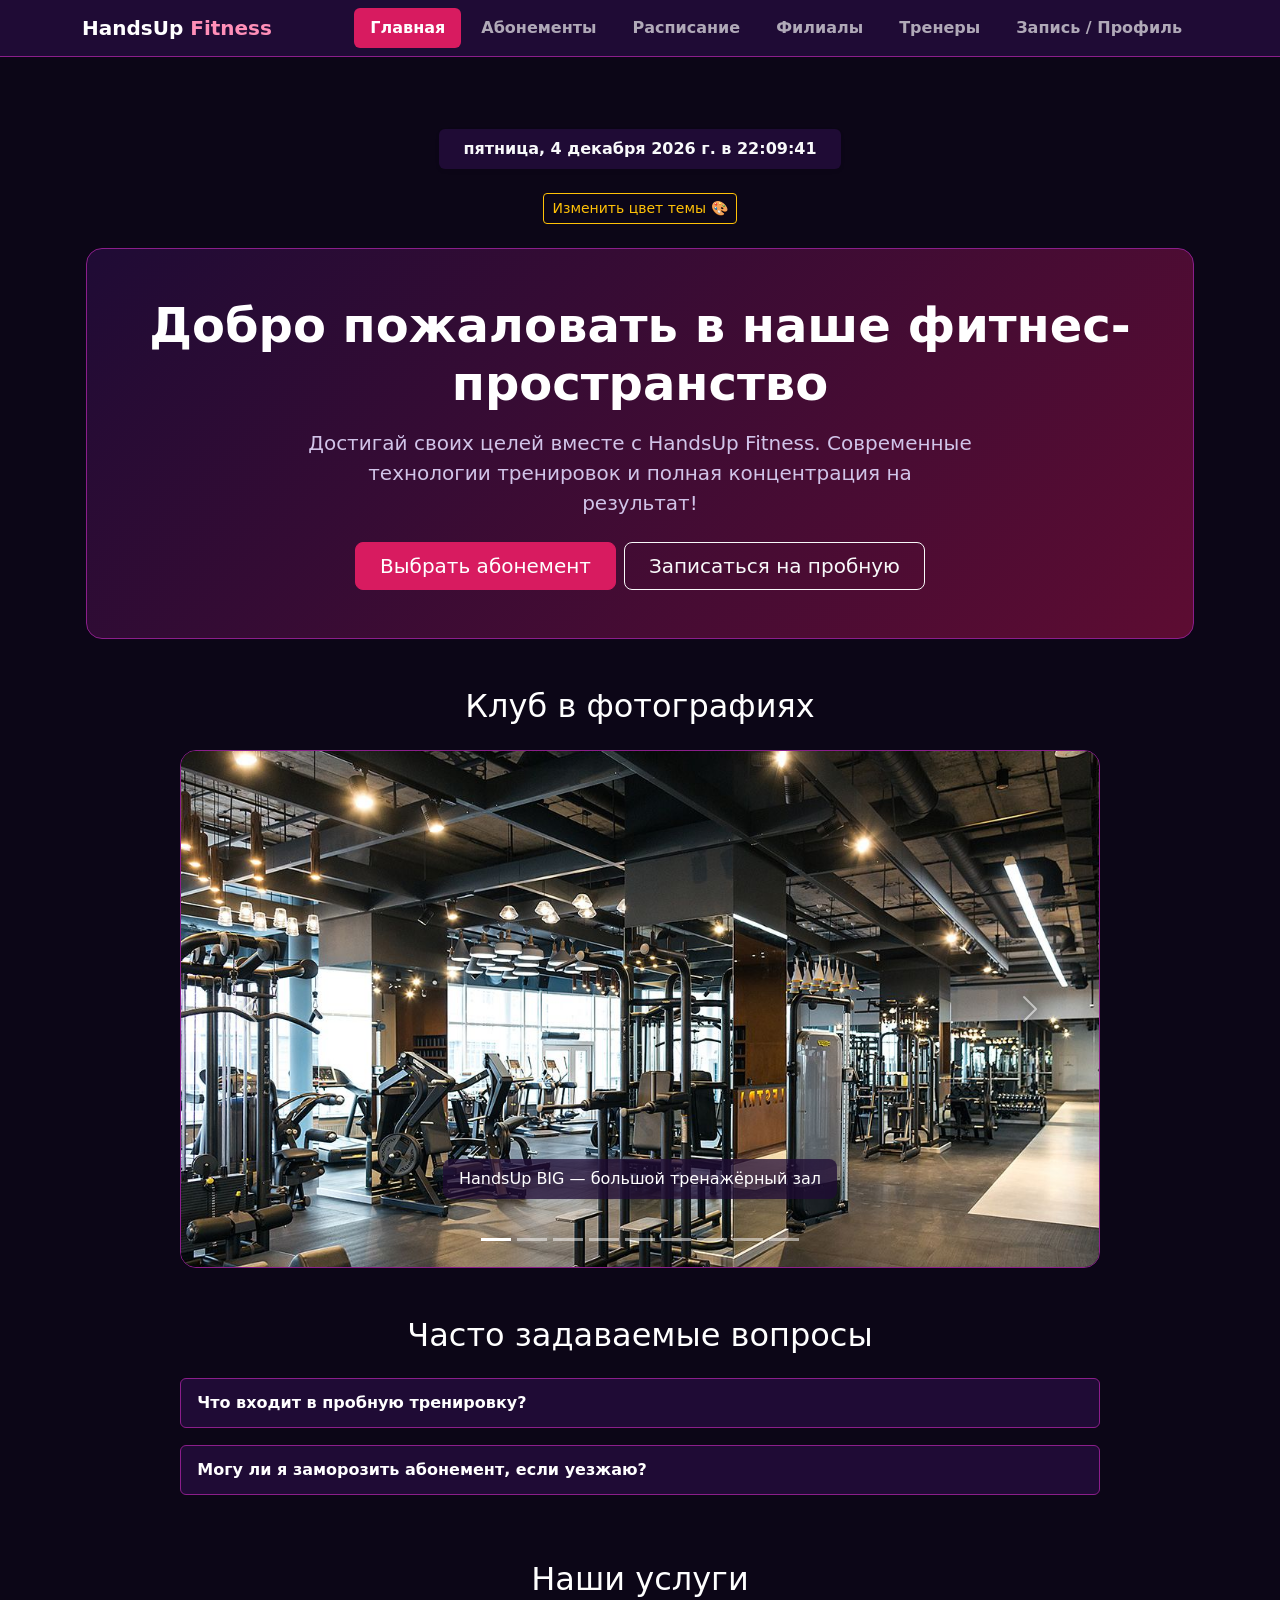
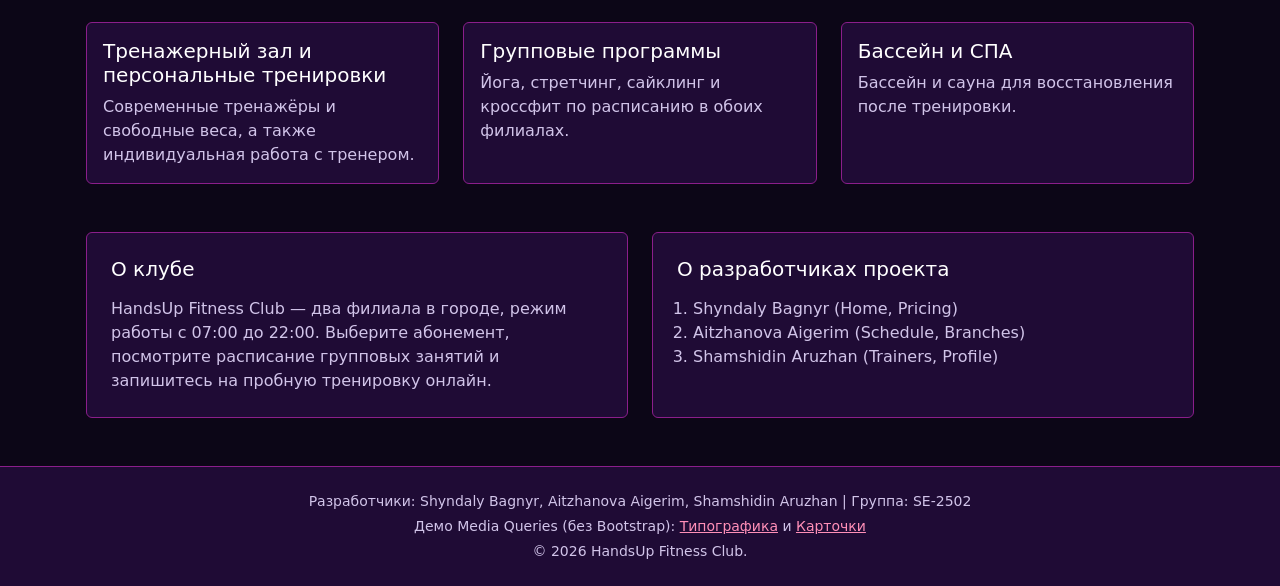
<file: index.html>
<!DOCTYPE html>
<html lang="ru" data-bs-theme="dark">
<head>
    <meta charset="UTF-8">
    <meta name="viewport" content="width=device-width, initial-scale=1">
    <title>HandsUp Fitness Club</title>
    <meta name="description" content="HandsUp Fitness Club — абонементы, расписание, филиалы и тренеры. Запись на пробную тренировку онлайн.">
    <link rel="icon" href="data:image/svg+xml,<svg xmlns=%22http://www.w3.org/2000/svg%22 viewBox=%220 0 100 100%22><text y=%22.9em%22 font-size=%2290%22>🏋️</text></svg>">
    <link rel="stylesheet" href="css/bootstrap.min.css">
    <link rel="stylesheet" href="css/style.css">
</head>
<body class="d-flex flex-column min-vh-100">
    <a class="visually-hidden-focusable btn btn-primary position-absolute top-0 start-0 m-2 z-3" href="#content">Перейти к содержимому</a>

    <nav class="navbar navbar-expand-xl bg-dark sticky-top border-bottom" aria-label="Основная навигация">
        <div class="container">
            <a class="navbar-brand fw-bold" href="index.html">HandsUp <span class="text-brand">Fitness</span></a>
            <button class="navbar-toggler" type="button" data-bs-toggle="collapse" data-bs-target="#mainNav"
                    aria-controls="mainNav" aria-expanded="false" aria-label="Открыть меню">
                <span class="navbar-toggler-icon"></span>
            </button>
            <div class="collapse navbar-collapse" id="mainNav">
                <ul class="navbar-nav ms-auto mb-2 mb-xl-0 gap-xl-1">
                    <li class="nav-item"><a class="nav-link active rounded px-xl-3 fw-semibold" aria-current="page" href="index.html">Главная</a></li>
                    <li class="nav-item"><a class="nav-link rounded px-xl-3 fw-semibold" href="pricing.html">Абонементы</a></li>
                    <li class="nav-item"><a class="nav-link rounded px-xl-3 fw-semibold" href="schedule.html">Расписание</a></li>
                    <li class="nav-item"><a class="nav-link rounded px-xl-3 fw-semibold" href="branches.html">Филиалы</a></li>
                    <li class="nav-item"><a class="nav-link rounded px-xl-3 fw-semibold" href="trainers.html">Тренеры</a></li>
                    <li class="nav-item"><a class="nav-link rounded px-xl-3 fw-semibold" href="profile.html">Запись / Профиль</a></li>
                </ul>
            </div>
        </div>
    </nav>

    <main id="content" class="container px-3 py-4 py-lg-5 mt-lg-4">

        <!-- TASK 5: Live Date and Time Display Block -->
        <section class="mb-4 text-center">
            <div class="alert alert-secondary d-inline-block px-4 py-2 mb-0 border-0 bg-dark text-light shadow-sm" role="status">
                <span id="liveDateTime" class="fw-semibold"></span>
            </div>
        </section>

        <!-- TASK 4: Background Color Changer Button -->
        <section class="mb-4 text-center">
            <button id="bgColorToggleBtn" class="btn btn-outline-warning btn-sm">Изменить цвет темы 🎨</button>
        </section>

        <section class="hero-gradient border rounded-4 text-center px-3 px-sm-4 px-lg-5 py-5 mb-4 mb-lg-5">
            <h1 class="display-5 fw-bold mb-3">Добро пожаловать в наше фитнес-пространство</h1>
            <div class="row justify-content-center">
                <div class="col-lg-8">
                    <p class="lead text-body-secondary mb-4">Достигай своих целей вместе с HandsUp Fitness. Современные технологии тренировок и полная концентрация на результат!</p>
                </div>
            </div>
            <div class="d-grid gap-2 d-sm-flex justify-content-sm-center">
                <a class="btn btn-primary btn-lg px-4" href="pricing.html">Выбрать абонемент</a>
                <a class="btn btn-outline-light btn-lg px-4" href="profile.html">Записаться на пробную</a>
            </div>
        </section>

        <section class="mb-4 mb-lg-5" aria-labelledby="gallery-title">
            <h2 id="gallery-title" class="text-center mb-4">Клуб в фотографиях</h2>
            <div class="row justify-content-center">
                <div class="col-lg-10">
                    <div id="gallery" class="carousel slide border rounded-4 overflow-hidden" aria-roledescription="carousel" aria-label="Фотографии клуба, тренеров и услуг">
                        <div class="carousel-indicators">
                        <button type="button" data-bs-target="#gallery" data-bs-slide-to="0" class="active" aria-current="true" aria-label="Слайд 1"></button>
                        <button type="button" data-bs-target="#gallery" data-bs-slide-to="1" aria-label="Слайд 2"></button>
                        <button type="button" data-bs-target="#gallery" data-bs-slide-to="2" aria-label="Слайд 3"></button>
                        <button type="button" data-bs-target="#gallery" data-bs-slide-to="3" aria-label="Слайд 4"></button>
                        <button type="button" data-bs-target="#gallery" data-bs-slide-to="4" aria-label="Слайд 5"></button>
                        <button type="button" data-bs-target="#gallery" data-bs-slide-to="5" aria-label="Слайд 6"></button>
                        <button type="button" data-bs-target="#gallery" data-bs-slide-to="6" aria-label="Слайд 7"></button>
                        <button type="button" data-bs-target="#gallery" data-bs-slide-to="7" aria-label="Слайд 8"></button>
                        <button type="button" data-bs-target="#gallery" data-bs-slide-to="8" aria-label="Слайд 9"></button>
                        </div>
                        <div class="carousel-inner">
                        <div class="carousel-item active">
                            <img src="images/branch-big.jpg" class="d-block w-100" alt="Тренажёрный зал HandsUp BIG: силовые тренажёры и свободные веса">
                            <div class="carousel-caption d-none d-sm-block pb-5">
                                <span class="d-inline-block bg-dark bg-opacity-75 text-white rounded-3 px-3 py-2">HandsUp BIG — большой тренажёрный зал</span>
                            </div>
                        </div>
                        <div class="carousel-item">
                            <img src="images/branch-main.jpg" class="d-block w-100" alt="Зал филиала HandsUp">
                            <div class="carousel-caption d-none d-sm-block pb-5">
                                <span class="d-inline-block bg-dark bg-opacity-75 text-white rounded-3 px-3 py-2">HandsUp — кроссфит, йога и стретчинг</span>
                            </div>
                        </div>
                        <div class="carousel-item">
                            <img src="images/trainer-1.jpg" class="d-block w-100" alt="Тренер Бейсенбек Нурислам">
                            <div class="carousel-caption d-none d-sm-block pb-5">
                                <span class="d-inline-block bg-dark bg-opacity-75 text-white rounded-3 px-3 py-2">Нурислам Бейсенбек — силовой тренинг</span>
                            </div>
                        </div>
                        <div class="carousel-item">
                            <img src="images/trainer-2.jpg" class="d-block w-100" alt="Тренер Турсынбаева Алина">
                            <div class="carousel-caption d-none d-sm-block pb-5">
                                <span class="d-inline-block bg-dark bg-opacity-75 text-white rounded-3 px-3 py-2">Алина Турсынбаева — йога и стретчинг</span>
                            </div>
                        </div>
                        <div class="carousel-item">
                            <img src="images/trainer-3.jpg" class="d-block w-100" alt="Тренер Кайратов Аскар">
                            <div class="carousel-caption d-none d-sm-block pb-5">
                                <span class="d-inline-block bg-dark bg-opacity-75 text-white rounded-3 px-3 py-2">Аскар Кайратов — кроссфит и силовой тренинг</span>
                            </div>
                        </div>
                        <div class="carousel-item">
                            <img src="images/trainer-4.jpg" class="d-block w-100" alt="Тренер Жумабекова Алия">
                            <div class="carousel-caption d-none d-sm-block pb-5">
                                <span class="d-inline-block bg-dark bg-opacity-75 text-white rounded-3 px-3 py-2">Алия Жумабекова — пилатес и стретчинг</span>
                            </div>
                        </div>
                        <div class="carousel-item">
                            <img src="images/service-pool.jpg" class="d-block w-100" alt="Бассейн и СПА">
                            <div class="carousel-caption d-none d-sm-block pb-5">
                                <span class="d-inline-block bg-dark bg-opacity-75 text-white rounded-3 px-3 py-2">Бассейн и СПА</span>
                            </div>
                        </div>
                        <div class="carousel-item">
                            <img src="images/service-group.jpg" class="d-block w-100" alt="Групповые программы">
                            <div class="carousel-caption d-none d-sm-block pb-5">
                                <span class="d-inline-block bg-dark bg-opacity-75 text-white rounded-3 px-3 py-2">Групповые программы</span>
                            </div>
                        </div>
                        <div class="carousel-item">
                            <img src="images/service-personal.jpg" class="d-block w-100" alt="Персональные тренировки">
                            <div class="carousel-caption d-none d-sm-block pb-5">
                                <span class="d-inline-block bg-dark bg-opacity-75 text-white rounded-3 px-3 py-2">Персональные тренировки</span>
                            </div>
                        </div>
                        </div>
                        <button class="carousel-control-prev" type="button" data-bs-target="#gallery" data-bs-slide="prev">
                            <span class="carousel-control-prev-icon" aria-hidden="true"></span>
                            <span class="visually-hidden">Предыдущий слайд</span>
                        </button>
                        <button class="carousel-control-next" type="button" data-bs-target="#gallery" data-bs-slide="next">
                            <span class="carousel-control-next-icon" aria-hidden="true"></span>
                            <span class="visually-hidden">Следующий слайд</span>
                        </button>
                    </div>
                </div>
            </div>
        </section>

        <!-- TASK 2: Custom JavaScript Accordion for FAQs -->
        <section class="mb-4 mb-lg-5" aria-labelledby="faq-title">
            <h2 id="faq-title" class="text-center mb-4">Часто задаваемые вопросы</h2>
            <div class="row justify-content-center">
                <div class="col-lg-10">
                    <div class="mb-3">
                        <div class="custom-accordion-header">Что входит в пробную тренировку?</div>
                        <div class="custom-accordion-content text-body-secondary">
                            Пробная тренировка включает в себя экскурсию по клубу, консультацию сертифицированного инструктора и доступ в тренажерный зал или на одно групповое занятие по вашему выбору.
                        </div>
                    </div>
                    <div class="mb-3">
                        <div class="custom-accordion-header">Могу ли я заморозить абонемент, если уезжаю?</div>
                        <div class="custom-accordion-content text-body-secondary">
                            Да! В зависимости от типа вашего абонемента вы можете заморозить карту на срок от 14 до 30 дней через ваш личный профиль.
                        </div>
                    </div>
                </div>
            </div>
        </section>

        <section class="mb-4 mb-lg-5" aria-labelledby="services-title">
            <h2 id="services-title" class="text-center mb-4">Наши услуги</h2>
            <div class="row g-4">
                <div class="col-12 col-md-6 col-lg-4">
                    <div class="card h-100">
                        <div class="card-body">
                            <h3 class="card-title h5">Тренажерный зал и персональные тренировки</h3>
                            <p class="card-text text-body-secondary mb-0">Современные тренажёры и свободные веса, а также индивидуальная работа с тренером.</p>
                        </div>
                    </div>
                </div>
                <div class="col-12 col-md-6 col-lg-4">
                    <div class="card h-100">
                        <div class="card-body">
                            <h3 class="card-title h5">Групповые программы</h3>
                            <p class="card-text text-body-secondary mb-0">Йога, стретчинг, сайклинг и кроссфит по расписанию в обоих филиалах.</p>
                        </div>
                    </div>
                </div>
                <div class="col-12 col-md-6 col-lg-4 mx-md-auto mx-lg-0">
                    <div class="card h-100">
                        <div class="card-body">
                            <h3 class="card-title h5">Бассейн и СПА</h3>
                            <p class="card-text text-body-secondary mb-0">Бассейн и сауна для восстановления после тренировки.</p>
                        </div>
                    </div>
                </div>
            </div>
        </section>

        <section aria-labelledby="about-title">
            <h2 id="about-title" class="visually-hidden">О клубе и разработчиках</h2>
            <div class="row g-4">
                <div class="col-lg-6">
                    <div class="card h-100">
                        <div class="card-body p-4">
                            <h3 class="card-title h5 mb-3">О клубе</h3>
                            <p class="card-text text-body-secondary mb-0">HandsUp Fitness Club — два филиала в городе, режим работы с 07:00 до 22:00. Выберите абонемент, посмотрите расписание групповых занятий и запишитесь на пробную тренировку онлайн.</p>
                        </div>
                    </div>
                </div>
                <div class="col-lg-6">
                    <div class="card h-100">
                        <div class="card-body p-4">
                            <h3 class="card-title h5 mb-3">О разработчиках проекта</h3>
                            <ol class="text-body-secondary mb-0 ps-3">
                                <li>Shyndaly Bagnyr (Home, Pricing)</li>
                                <li>Aitzhanova Aigerim (Schedule, Branches)</li>
                                <li>Shamshidin Aruzhan (Trainers, Profile)</li>
                            </ol>
                        </div>
                    </div>
                </div>
            </div>
        </section>
    </main>

    <footer class="bg-dark border-top mt-auto py-4 text-center text-body-secondary small">
        <div class="container px-sm-2">
            <p class="mb-1">Разработчики: Shyndaly Bagnyr, Aitzhanova Aigerim, Shamshidin Aruzhan | Группа: SE-2502</p>
            <p class="mb-1">Демо Media Queries (без Bootstrap): <a href="media-typography.html">Типографика</a> и <a href="media-cards.html">Карточки</a></p>
            <p class="mb-0">&copy; 2026 HandsUp Fitness Club.</p>
        </div>
    </footer>

    <script src="js/bootstrap.bundle.min.js"></script>
    <script src="js/main.js"></script>
</body>
</html>
</file>
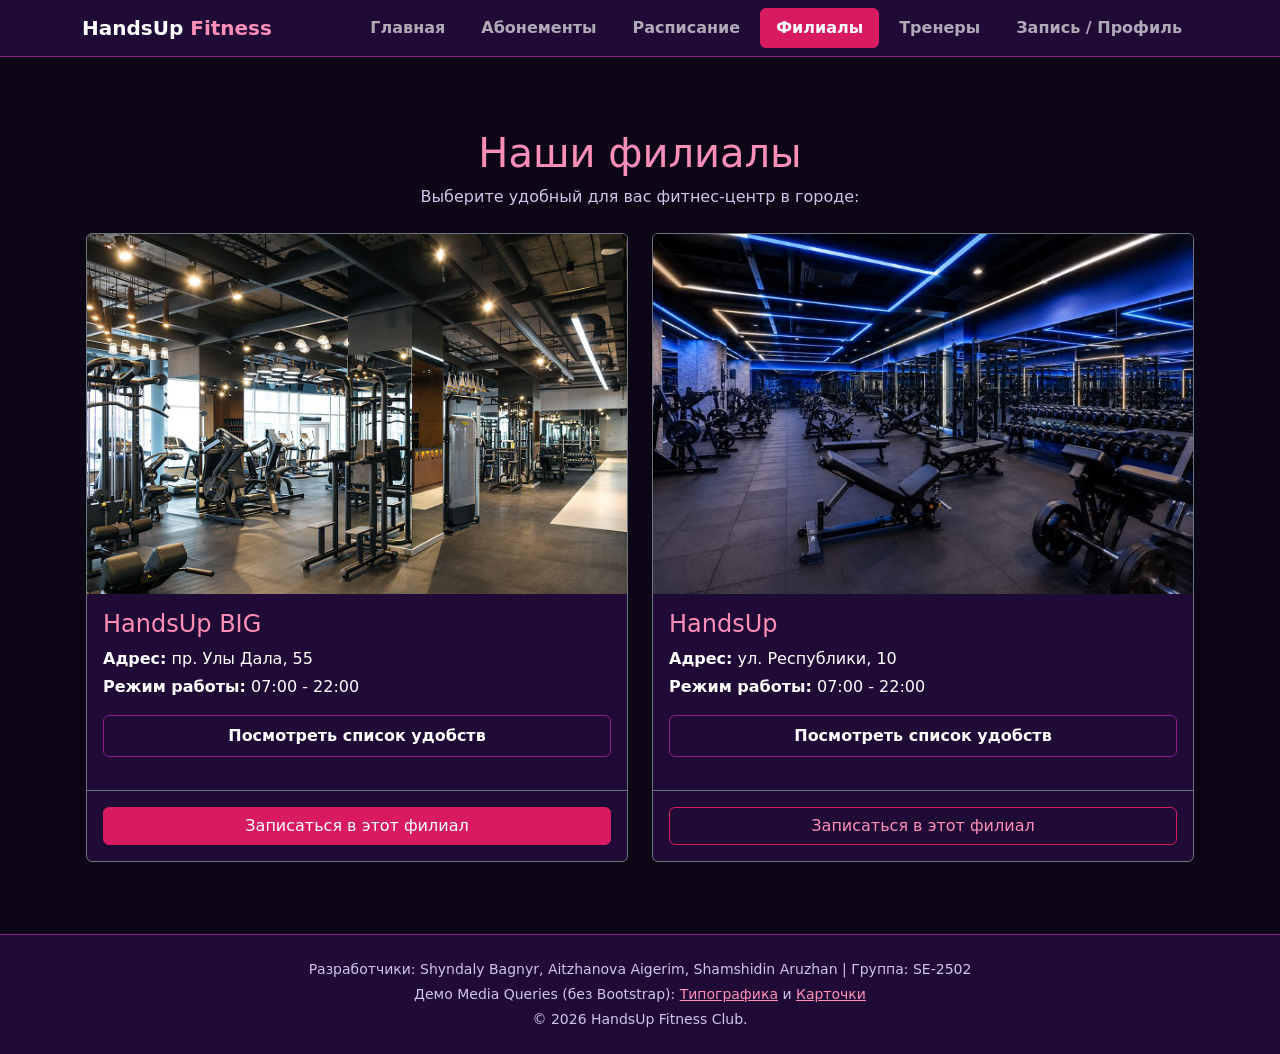
<file: branches.html>
<!DOCTYPE html>
<html lang="ru" data-bs-theme="dark">
<head>
    <meta charset="UTF-8">
    <meta name="viewport" content="width=device-width, initial-scale=1">
    <title>HandsUp Fitness Club | Филиалы</title>
    <meta name="description" content="HandsUp Fitness Club — абонементы, расписание, филиалы и тренеры. Запись на пробную тренировку онлайн.">
    <link rel="icon" href="data:image/svg+xml,<svg xmlns=%22http://www.w3.org/2000/svg%22 viewBox=%220 0 100 100%22><text y=%22.9em%22 font-size=%2290%22>🏋️</text></svg>">
    <link rel="stylesheet" href="css/bootstrap.min.css">
    <link rel="stylesheet" href="css/style.css">
</head>
<body class="d-flex flex-column min-vh-100">
    <a class="visually-hidden-focusable btn btn-primary position-absolute top-0 start-0 m-2 z-3" href="#content">Перейти к содержимому</a>

    <nav class="navbar navbar-expand-xl bg-dark sticky-top border-bottom" aria-label="Основная навигация">
        <div class="container">
            <a class="navbar-brand fw-bold" href="index.html">HandsUp <span class="text-brand">Fitness</span></a>
            <button class="navbar-toggler" type="button" data-bs-toggle="collapse" data-bs-target="#mainNav"
                    aria-controls="mainNav" aria-expanded="false" aria-label="Открыть меню">
                <span class="navbar-toggler-icon"></span>
            </button>
            <div class="collapse navbar-collapse" id="mainNav">
                <ul class="navbar-nav ms-auto mb-2 mb-xl-0 gap-xl-1">
                    <li class="nav-item"><a class="nav-link rounded px-xl-3 fw-semibold" href="index.html">Главная</a></li>
                    <li class="nav-item"><a class="nav-link rounded px-xl-3 fw-semibold" href="pricing.html">Абонементы</a></li>
                    <li class="nav-item"><a class="nav-link rounded px-xl-3 fw-semibold" href="schedule.html">Расписание</a></li>
                    <li class="nav-item"><a class="nav-link active rounded px-xl-3 fw-semibold" aria-current="page" href="branches.html">Филиалы</a></li>
                    <li class="nav-item"><a class="nav-link rounded px-xl-3 fw-semibold" href="trainers.html">Тренеры</a></li>
                    <li class="nav-item"><a class="nav-link rounded px-xl-3 fw-semibold" href="profile.html">Запись / Профиль</a></li>
                </ul>
            </div>
        </div>
    </nav>

    <main id="content" class="container px-3 py-4 py-lg-5 mt-lg-4">

        <h1 class="text-center text-brand mb-2">Наши филиалы</h1>
        <p class="text-center text-body-secondary mb-4">Выберите удобный для вас фитнес-центр в городе:</p>

        <div class="row g-4 mb-4">
            <!-- Branch 1: HandsUp BIG -->
            <div class="col-lg-6">
                <article class="card h-100 bg-dark border-secondary">
                    <img src="images/branch-big.jpg" class="card-img-top branch-photo" alt="Большой тренажёрный зал HandsUp BIG">
                    <div class="card-body">
                        <h2 class="card-title h4 text-brand">HandsUp BIG</h2>
                        <p class="mb-1"><strong>Адрес:</strong> пр. Улы Дала, 55</p>
                        <p class="mb-3"><strong>Режим работы:</strong> 07:00 - 22:00</p>
                        
                        <!-- TASK 2: Custom JavaScript Accordion for Branch Details -->
                        <div class="mb-3">
                            <div class="custom-accordion-header py-2 text-center">Посмотреть список удобств</div>
                            <div class="custom-accordion-content p-0">
                                <ul class="list-group list-group-flush rounded-0">
                                    <li class="list-group-item bg-dark text-light border-secondary">Большой тренажерный зал</li>
                                    <li class="list-group-item bg-dark text-light border-secondary">Бассейн и сауна</li>
                                    <li class="list-group-item bg-dark text-light border-secondary">Парковка для клиентов</li>
                                </ul>
                            </div>
                        </div>
                    </div>
                    <div class="card-footer text-center py-3 bg-transparent border-secondary">
                        <a class="btn btn-primary w-100" href="profile.html">Записаться в этот филиал</a>
                    </div>
                </article>
            </div>

            <!-- Branch 2: HandsUp Main -->
            <div class="col-lg-6">
                <article class="card h-100 bg-dark border-secondary">
                    <img src="images/branch-main.jpg" class="card-img-top branch-photo" alt="Зал филиала HandsUp">
                    <div class="card-body">
                        <h2 class="card-title h4 text-brand">HandsUp</h2>
                        <p class="mb-1"><strong>Адрес:</strong> ул. Республики, 10</p>
                        <p class="mb-3"><strong>Режим работы:</strong> 07:00 - 22:00</p>
                        
                        <!-- TASK 2: Custom JavaScript Accordion for Branch Details -->
                        <div class="mb-3">
                            <div class="custom-accordion-header py-2 text-center">Посмотреть список удобств</div>
                            <div class="custom-accordion-content p-0">
                                <ul class="list-group list-group-flush rounded-0">
                                    <li class="list-group-item bg-dark text-light border-secondary">Зона кроссфита</li>
                                    <li class="list-group-item bg-dark text-light border-secondary">Зал для йоги и стретчинга</li>
                                    <li class="list-group-item bg-dark text-light border-secondary">Фито-бар</li>
                                </ul>
                            </div>
                        </div>
                    </div>
                    <div class="card-footer text-center py-3 bg-transparent border-secondary">
                        <a class="btn btn-outline-primary w-100" href="profile.html">Записаться в этот филиал</a>
                    </div>
                </article>
            </div>
        </div>
    </main>

    <footer class="bg-dark border-top mt-auto py-4 text-center text-body-secondary small">
        <div class="container px-sm-2">
            <p class="mb-1">Разработчики: Shyndaly Bagnyr, Aitzhanova Aigerim, Shamshidin Aruzhan | Группа: SE-2502</p>
            <p class="mb-1">Демо Media Queries (без Bootstrap): <a href="media-typography.html">Типографика</a> и <a href="media-cards.html">Карточки</a></p>
            <p class="mb-0">&copy; 2026 HandsUp Fitness Club.</p>
        </div>
    </footer>

    <script src="js/bootstrap.bundle.min.js"></script>
    <script src="js/main.js"></script>
</body>
</html>
</file>
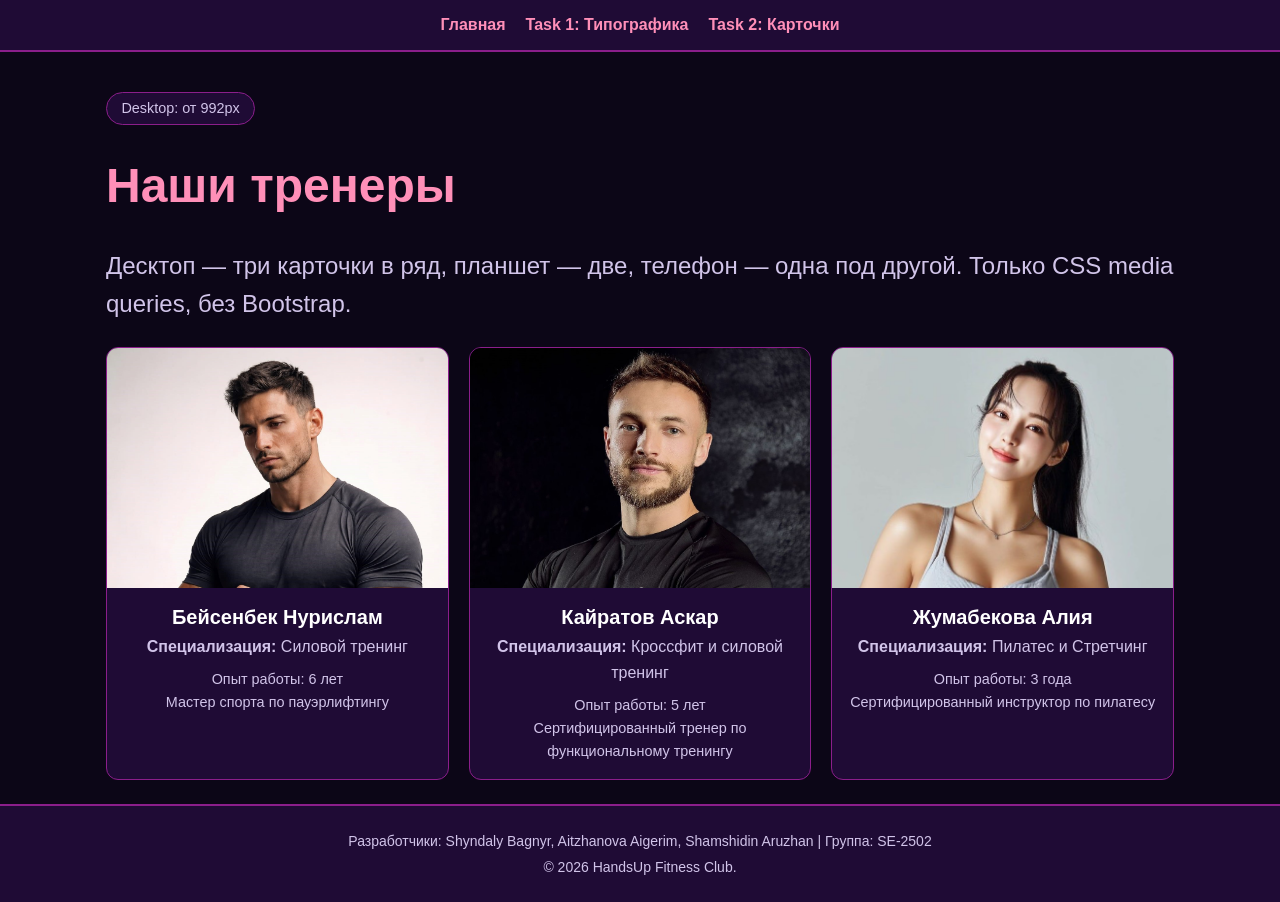
<file: media-cards.html>
<!DOCTYPE html>
<html lang="ru">
<head>
    <meta charset="UTF-8">
    <meta name="viewport" content="width=device-width, initial-scale=1">
    <title>Task 2 | Группа карточек (media queries)</title>
    <meta name="description" content="HandsUp Fitness Club — абонементы, расписание, филиалы и тренеры. Запись на пробную тренировку онлайн.">
    <link rel="icon" href="data:image/svg+xml,<svg xmlns=%22http://www.w3.org/2000/svg%22 viewBox=%220 0 100 100%22><text y=%22.9em%22 font-size=%2290%22>🏋️</text></svg>">
    <link rel="stylesheet" href="css/media.css">
</head>
<body>
    <header class="site-header">
        <nav aria-label="Навигация по демо">
            <ul>
                <li><a href="index.html">Главная</a></li>
                <li><a href="media-typography.html">Task 1: Типографика</a></li>
                <li><a href="media-cards.html">Task 2: Карточки</a></li>
            </ul>
        </nav>
    </header>

    <main id="content">
        <p><span class="bp" role="status"></span></p>
        <h1>Наши тренеры</h1>
        <p class="lead">Десктоп — три карточки в ряд, планшет — две, телефон — одна под другой. Только CSS media queries, без Bootstrap.</p>

        <section class="cards" aria-label="Тренеры">
            <article class="card-item">
                <img src="images/trainer-1.jpg" alt="Тренер Бейсенбек Нурислам">
                <h2>Бейсенбек Нурислам</h2>
                <p><strong>Специализация:</strong> Силовой тренинг</p>
                <ul>
                        <li>Опыт работы: 6 лет</li>
                        <li>Мастер спорта по пауэрлифтингу</li>
                </ul>
            </article>
            <article class="card-item">
                <img src="images/trainer-3.jpg" alt="Тренер Кайратов Аскар">
                <h2>Кайратов Аскар</h2>
                <p><strong>Специализация:</strong> Кроссфит и силовой тренинг</p>
                <ul>
                        <li>Опыт работы: 5 лет</li>
                        <li>Сертифицированный тренер по функциональному тренингу</li>
                </ul>
            </article>
            <article class="card-item">
                <img src="images/trainer-4.jpg" alt="Тренер Жумабекова Алия">
                <h2>Жумабекова Алия</h2>
                <p><strong>Специализация:</strong> Пилатес и Стретчинг</p>
                <ul>
                        <li>Опыт работы: 3 года</li>
                        <li>Сертифицированный инструктор по пилатесу</li>
                </ul>
            </article>
        </section>
    </main>

    <footer class="site-footer">
        <p>Разработчики: Shyndaly Bagnyr, Aitzhanova Aigerim, Shamshidin Aruzhan | Группа: SE-2502</p>
        <p>&copy; 2026 HandsUp Fitness Club.</p>
    </footer>
</body>
</html
</file>
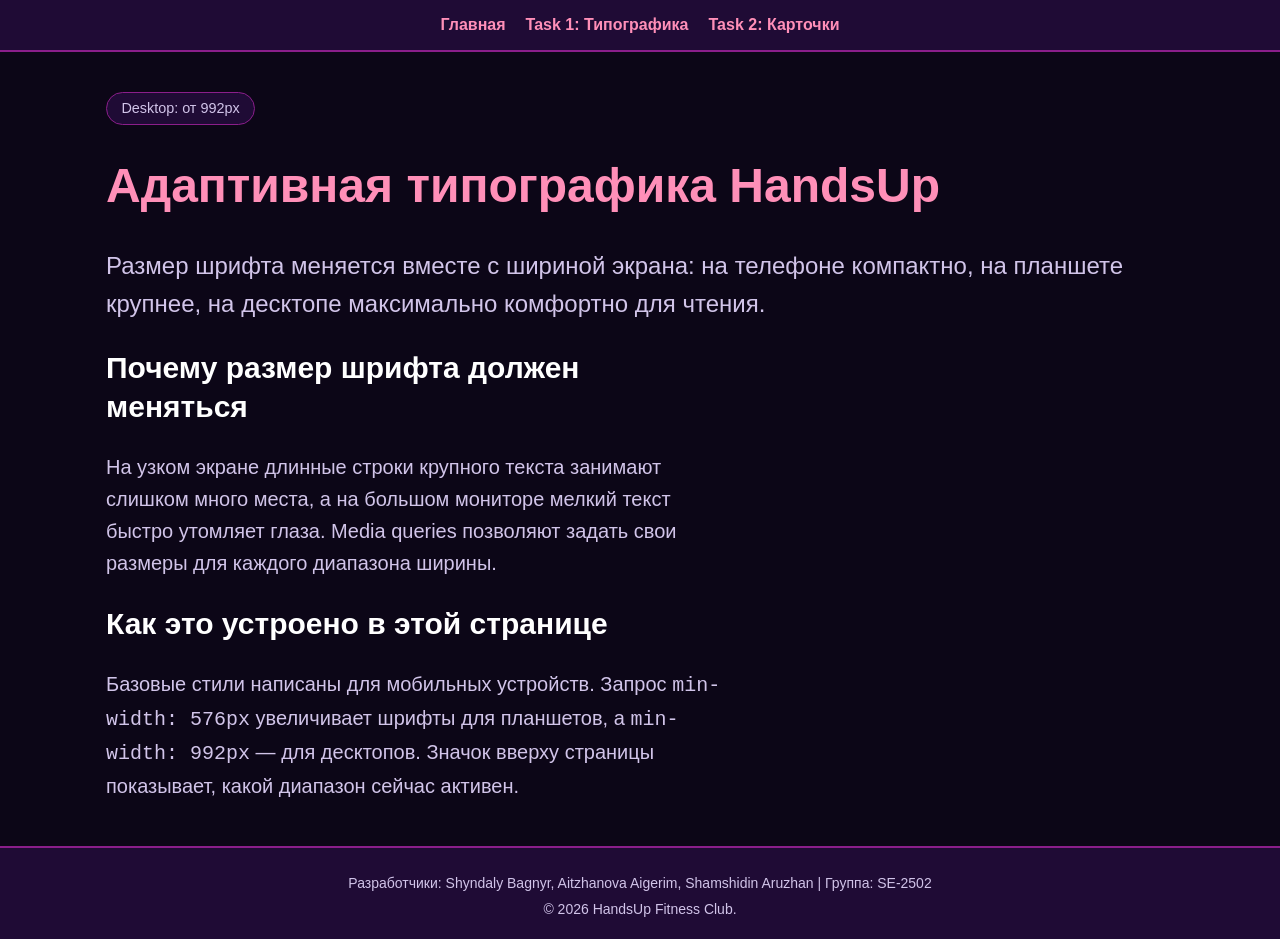
<file: media-typography.html>
<!DOCTYPE html>
<html lang="ru">
<head>
    <meta charset="UTF-8">
    <meta name="viewport" content="width=device-width, initial-scale=1">
    <title>Task 1 | Адаптивная типографика</title>
    <meta name="description" content="HandsUp Fitness Club — абонементы, расписание, филиалы и тренеры. Запись на пробную тренировку онлайн.">
    <link rel="icon" href="data:image/svg+xml,<svg xmlns=%22http://www.w3.org/2000/svg%22 viewBox=%220 0 100 100%22><text y=%22.9em%22 font-size=%2290%22>🏋️</text></svg>">
    <link rel="stylesheet" href="css/media.css">
</head>
<body>
    <header class="site-header">
        <nav aria-label="Навигация по демо">
            <ul>
                <li><a href="index.html">Главная</a></li>
                <li><a href="media-typography.html">Task 1: Типографика</a></li>
                <li><a href="media-cards.html">Task 2: Карточки</a></li>
            </ul>
        </nav>
    </header>

    <main id="content">
        <p><span class="bp" role="status"></span></p>
        <h1>Адаптивная типографика HandsUp</h1>
        <p class="lead">Размер шрифта меняется вместе с шириной экрана: на телефоне компактно, на планшете крупнее, на десктопе максимально комфортно для чтения.</p>

        <section class="text">
            <h2>Почему размер шрифта должен меняться</h2>
            <p>На узком экране длинные строки крупного текста занимают слишком много места, а на большом мониторе мелкий текст быстро утомляет глаза. Media queries позволяют задать свои размеры для каждого диапазона ширины.</p>

            <h2>Как это устроено в этой странице</h2>
            <p>Базовые стили написаны для мобильных устройств. Запрос <code>min-width: 576px</code> увеличивает шрифты для планшетов, а <code>min-width: 992px</code> — для десктопов. Значок вверху страницы показывает, какой диапазон сейчас активен.</p>
        </section>
    </main>

    <footer class="site-footer">
        <p>Разработчики: Shyndaly Bagnyr, Aitzhanova Aigerim, Shamshidin Aruzhan | Группа: SE-2502</p>
        <p>&copy; 2026 HandsUp Fitness Club.</p>
    </footer>
</body>
</html>
</file>
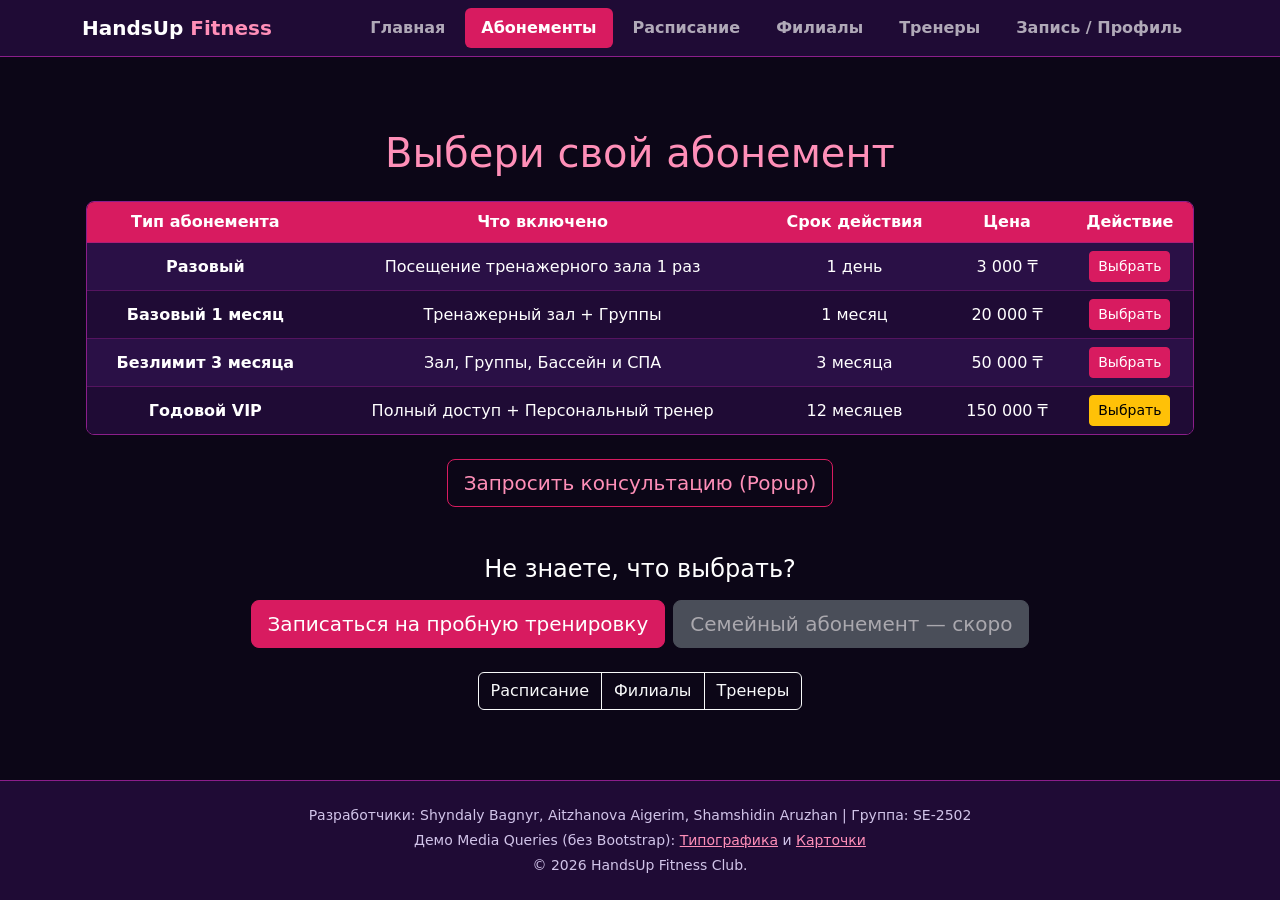
<file: pricing.html>
<!DOCTYPE html>
<html lang="ru" data-bs-theme="dark">
<head>
    <meta charset="UTF-8">
    <meta name="viewport" content="width=device-width, initial-scale=1">
    <title>HandsUp Fitness | Абонементы</title>
    <meta name="description" content="HandsUp Fitness Club — абонементы, расписание, филиалы и тренеры. Запись на пробную тренировку онлайн.">
    <link rel="icon" href="data:image/svg+xml,<svg xmlns=%22http://www.w3.org/2000/svg%22 viewBox=%220 0 100 100%22><text y=%22.9em%22 font-size=%2290%22>🏋️</text></svg>">
    <link rel="stylesheet" href="css/bootstrap.min.css">
    <link rel="stylesheet" href="css/style.css">
</head>
<body class="d-flex flex-column min-vh-100">
    <a class="visually-hidden-focusable btn btn-primary position-absolute top-0 start-0 m-2 z-3" href="#content">Перейти к содержимому</a>

    <nav class="navbar navbar-expand-xl bg-dark sticky-top border-bottom" aria-label="Основная навигация">
        <div class="container">
            <a class="navbar-brand fw-bold" href="index.html">HandsUp <span class="text-brand">Fitness</span></a>
            <button class="navbar-toggler" type="button" data-bs-toggle="collapse" data-bs-target="#mainNav"
                    aria-controls="mainNav" aria-expanded="false" aria-label="Открыть меню">
                <span class="navbar-toggler-icon"></span>
            </button>
            <div class="collapse navbar-collapse" id="mainNav">
                <ul class="navbar-nav ms-auto mb-2 mb-xl-0 gap-xl-1">
                    <li class="nav-item"><a class="nav-link rounded px-xl-3 fw-semibold" href="index.html">Главная</a></li>
                    <li class="nav-item"><a class="nav-link active rounded px-xl-3 fw-semibold" aria-current="page" href="pricing.html">Абонементы</a></li>
                    <li class="nav-item"><a class="nav-link rounded px-xl-3 fw-semibold" href="schedule.html">Расписание</a></li>
                    <li class="nav-item"><a class="nav-link rounded px-xl-3 fw-semibold" href="branches.html">Филиалы</a></li>
                    <li class="nav-item"><a class="nav-link rounded px-xl-3 fw-semibold" href="trainers.html">Тренеры</a></li>
                    <li class="nav-item"><a class="nav-link rounded px-xl-3 fw-semibold" href="profile.html">Запись / Профиль</a></li>
                </ul>
            </div>
        </div>
    </nav>

    <main id="content" class="container px-3 py-4 py-lg-5 mt-lg-4">

        <h1 class="text-center text-brand mb-4">Выбери свой абонемент</h1>

        <div class="table-responsive border rounded-3 mb-4">
            <table class="table table-dark table-striped table-hover align-middle text-center mb-0">
                <caption class="visually-hidden">Виды абонементов, состав, срок действия и цена</caption>
                <thead>
                    <tr>
                        <th scope="col">Тип абонемента</th>
                        <th scope="col">Что включено</th>
                        <th scope="col">Срок действия</th>
                        <th scope="col">Цена</th>
                        <th scope="col">Действие</th>
                    </tr>
                </thead>
                <tbody>
                    <tr>
                        <th scope="row">Разовый</th>
                        <td>Посещение тренажерного зала 1 раз</td>
                        <td>1 день</td>
                        <td class="text-nowrap">3 000 ₸</td>
                        <td><button type="button" class="btn btn-primary btn-sm">Выбрать</button></td>
                    </tr>
                    <tr>
                        <th scope="row">Базовый 1 месяц</th>
                        <td>Тренажерный зал + Группы</td>
                        <td>1 месяц</td>
                        <td class="text-nowrap">20 000 ₸</td>
                        <td><button type="button" class="btn btn-primary btn-sm">Выбрать</button></td>
                    </tr>
                    <tr>
                        <th scope="row">Безлимит 3 месяца</th>
                        <td>Зал, Группы, Бассейн и СПА</td>
                        <td>3 месяца</td>
                        <td class="text-nowrap">50 000 ₸</td>
                        <td><button type="button" class="btn btn-primary btn-sm">Выбрать</button></td>
                    </tr>
                    <tr>
                        <th scope="row">Годовой VIP</th>
                        <td>Полный доступ + Персональный тренер</td>
                        <td>12 месяцев</td>
                        <td class="text-nowrap">150 000 ₸</td>
                        <td><button type="button" class="btn btn-warning btn-sm">Выбрать</button></td>
                    </tr>
                </tbody>
            </table>
        </div>

        <!-- TASK 3: Popup Form Trigger Button -->
        <section class="text-center mb-4">
            <button id="openPopupBtn" class="btn btn-outline-primary btn-lg">Запросить консультацию (Popup)</button>
        </section>

        <!-- TASK 3: Hidden Popup Overlay & Container -->
        <div id="subscriptionPopupOverlay" class="popup-overlay" style="display: none;">
            <div class="popup-content card bg-dark border p-4 position-relative" style="max-width: 400px; width: 90%;">
                <button type="button" id="closePopupBtn" class="btn-close btn-close-white position-absolute top-0 end-0 m-3" aria-label="Закрыть"></button>
                <h3 class="h4 text-brand mb-3">Задать вопрос по абонементу</h3>
                <p class="text-body-secondary small mb-3">Оставьте свои контакты, и наш менеджер перезвонит вам в течение 10 минут.</p>
                <form id="popupContactForm">
                    <div class="mb-3 text-start">
                        <label for="clientName" class="form-label">Ваше имя</label>
                        <input type="text" class="form-control" id="clientName" placeholder="Введите имя" required>
                    </div>
                    <div class="mb-3 text-start">
                        <label for="clientPhone" class="form-label">Номер телефона</label>
                        <input type="tel" class="form-control" id="clientPhone" placeholder="+7 (___) ___-__-__" required>
                    </div>
                    <button type="submit" class="btn btn-primary w-100">Отправить заявку</button>
                </form>
            </div>
        </div>

        <section class="text-center mt-4 mt-lg-5" aria-labelledby="help-title">
            <h2 id="help-title" class="h4 mb-3">Не знаете, что выбрать?</h2>
            <div class="d-grid gap-2 d-sm-flex justify-content-sm-center mb-4">
                <a class="btn btn-primary btn-lg" href="profile.html">Записаться на пробную тренировку</a>
                <button type="button" class="btn btn-secondary btn-lg" disabled>Семейный абонемент — скоро</button>
            </div>
            <div class="btn-group" role="group" aria-label="Полезные разделы сайта">
                <a class="btn btn-outline-light" href="schedule.html">Расписание</a>
                <a class="btn btn-outline-light" href="branches.html">Филиалы</a>
                <a class="btn btn-outline-light" href="trainers.html">Тренеры</a>
            </div>
        </section>
    </main>

    <footer class="bg-dark border-top mt-auto py-4 text-center text-body-secondary small">
        <div class="container px-sm-2">
            <p class="mb-1">Разработчики: Shyndaly Bagnyr, Aitzhanova Aigerim, Shamshidin Aruzhan | Группа: SE-2502</p>
            <p class="mb-1">Демо Media Queries (без Bootstrap): <a href="media-typography.html">Типографика</a> и <a href="media-cards.html">Карточки</a></p>
            <p class="mb-0">&copy; 2026 HandsUp Fitness Club.</p>
        </div>
    </footer>

    <script src="js/bootstrap.bundle.min.js"></script>
    <script src="js/main.js"></script>
</body>
</html>
</file>
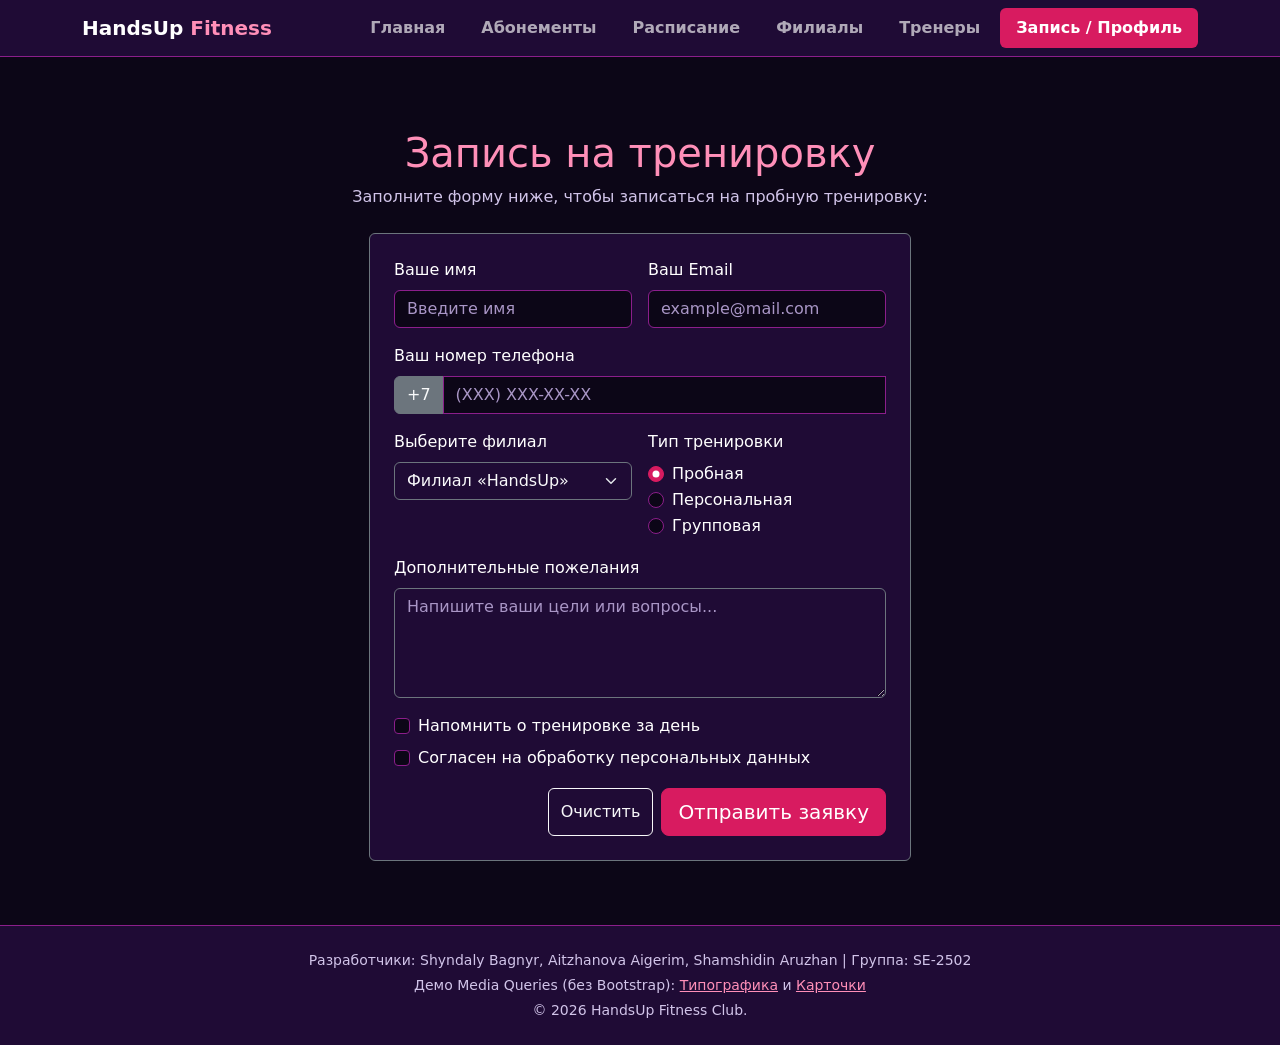
<file: profile.html>
<!DOCTYPE html>
<html lang="ru" data-bs-theme="dark">
<head>
    <meta charset="UTF-8">
    <meta name="viewport" content="width=device-width, initial-scale=1">
    <title>HandsUp Fitness Club | Запись и Профиль</title>
    <meta name="description" content="HandsUp Fitness Club — абонементы, расписание, филиалы и тренеры. Запись на пробную тренировку онлайн.">
    <link rel="icon" href="data:image/svg+xml,<svg xmlns=%22http://www.w3.org/2000/svg%22 viewBox=%220 0 100 100%22><text y=%22.9em%22 font-size=%2290%22>🏋️</text></svg>">
    <link rel="stylesheet" href="css/bootstrap.min.css">
    <link rel="stylesheet" href="css/style.css">
</head>
<body class="d-flex flex-column min-vh-100">
    <a class="visually-hidden-focusable btn btn-primary position-absolute top-0 start-0 m-2 z-3" href="#content">Перейти к содержимому</a>

    <nav class="navbar navbar-expand-xl bg-dark sticky-top border-bottom" aria-label="Основная навигация">
        <div class="container">
            <a class="navbar-brand fw-bold" href="index.html">HandsUp <span class="text-brand">Fitness</span></a>
            <button class="navbar-toggler" type="button" data-bs-toggle="collapse" data-bs-target="#mainNav"
                    aria-controls="mainNav" aria-expanded="false" aria-label="Открыть меню">
                <span class="navbar-toggler-icon"></span>
            </button>
            <div class="collapse navbar-collapse" id="mainNav">
                <ul class="navbar-nav ms-auto mb-2 mb-xl-0 gap-xl-1">
                    <li class="nav-item"><a class="nav-link rounded px-xl-3 fw-semibold" href="index.html">Главная</a></li>
                    <li class="nav-item"><a class="nav-link rounded px-xl-3 fw-semibold" href="pricing.html">Абонементы</a></li>
                    <li class="nav-item"><a class="nav-link rounded px-xl-3 fw-semibold" href="schedule.html">Расписание</a></li>
                    <li class="nav-item"><a class="nav-link rounded px-xl-3 fw-semibold" href="branches.html">Филиалы</a></li>
                    <li class="nav-item"><a class="nav-link rounded px-xl-3 fw-semibold" href="trainers.html">Тренеры</a></li>
                    <li class="nav-item"><a class="nav-link active rounded px-xl-3 fw-semibold" aria-current="page" href="profile.html">Запись / Профиль</a></li>
                </ul>
            </div>
        </div>
    </nav>

    <main id="content" class="container px-3 py-4 py-lg-5 mt-lg-4">

        <h1 class="text-center text-brand mb-2">Запись на тренировку</h1>
        <p class="text-center text-body-secondary mb-4">Заполните форму ниже, чтобы записаться на пробную тренировку:</p>

        <div class="row justify-content-center">
            <div class="col-lg-8 col-xl-6">
                <!-- TASK 1: Form Validation Container -->
                <form id="bookingForm" class="card p-3 p-sm-4 bg-dark border-secondary" novalidate>
                    <div class="row g-3">
                        <div class="col-md-6">
                            <label for="username" class="form-label">Ваше имя</label>
                            <input type="text" class="form-control" id="username" name="username" placeholder="Введите имя" autocomplete="name" required>
                            <div class="invalid-feedback">Пожалуйста, введите ваше имя.</div>
                        </div>
                        <div class="col-md-6">
                            <label for="email" class="form-label">Ваш Email</label>
                            <input type="email" class="form-control" id="email" name="email" placeholder="example@mail.com" autocomplete="email" required>
                            <div class="invalid-feedback">Пожалуйста, введите корректный email.</div>
                        </div>
                        <div class="col-12">
                            <label for="phone" class="form-label">Ваш номер телефона</label>
                            <div class="input-group">
                                <span class="input-group-text bg-secondary text-light border-secondary" id="phone-prefix">+7</span>
                                <input type="tel" class="form-control" id="phone" name="phone" placeholder="(XXX) XXX-XX-XX" aria-describedby="phone-prefix" autocomplete="tel-national" required>
                                <div class="invalid-feedback">Пожалуйста, введите номер телефона.</div>
                            </div>
                        </div>
                        <div class="col-md-6">
                            <label for="branch" class="form-label">Выберите филиал</label>
                            <select class="form-select bg-dark text-light border-secondary" id="branch" name="branch">
                                <option value="handsup">Филиал «HandsUp»</option>
                                <option value="handsup-big">Филиал «HandsUp Big»</option>
                            </select>
                        </div>
                        <fieldset class="col-md-6">
                            <legend class="form-label fs-6">Тип тренировки</legend>
                            <div class="form-check">
                                <input class="form-check-input" type="radio" name="kind" id="kind-trial" value="trial" checked>
                                <label class="form-check-label" for="kind-trial">Пробная</label>
                            </div>
                            <div class="form-check">
                                <input class="form-check-input" type="radio" name="kind" id="kind-personal" value="personal">
                                <label class="form-check-label" for="kind-personal">Персональная</label>
                            </div>
                            <div class="form-check">
                                <input class="form-check-input" type="radio" name="kind" id="kind-group" value="group">
                                <label class="form-check-label" for="kind-group">Групповая</label>
                            </div>
                        </fieldset>
                        <div class="col-12">
                            <label for="message" class="form-label">Дополнительные пожелания</label>
                            <textarea class="form-control bg-dark text-light border-secondary" id="message" name="message" rows="4" placeholder="Напишите ваши цели или вопросы..."></textarea>
                        </div>
                        <div class="col-12">
                            <div class="form-check mb-2">
                                <input class="form-check-input" type="checkbox" id="reminders" name="reminders">
                                <label class="form-check-label" for="reminders">Напомнить о тренировке за день</label>
                            </div>
                            <div class="form-check">
                                <input class="form-check-input" type="checkbox" id="agree" name="agree" required>
                                <label class="form-check-label" for="agree">Согласен на обработку персональных данных</label>
                                <div class="invalid-feedback">Необходимо согласие на обработку данных.</div>
                            </div>
                        </div>
                        <div class="col-12 d-grid gap-2 d-sm-flex justify-content-sm-end">
                            <button type="reset" class="btn btn-outline-light">Очистить</button>
                            <button type="submit" class="btn btn-primary btn-lg">Отправить заявку</button>
                        </div>
                    </div>
                </form>
                <!-- Form Result Status Block -->
                <div id="form-result" class="mt-3" role="status"></div>
            </div>
        </div>
    </main>

    <footer class="bg-dark border-top mt-auto py-4 text-center text-body-secondary small">
        <div class="container px-sm-2">
            <p class="mb-1">Разработчики: Shyndaly Bagnyr, Aitzhanova Aigerim, Shamshidin Aruzhan | Группа: SE-2502</p>
            <p class="mb-1">Демо Media Queries (без Bootstrap): <a href="media-typography.html">Типографика</a> и <a href="media-cards.html">Карточки</a></p>
            <p class="mb-0">&copy; 2026 HandsUp Fitness Club.</p>
        </div>
    </footer>

    <script src="js/bootstrap.bundle.min.js"></script>
    <script src="js/main.js"></script>
</body>
</html>
</file>
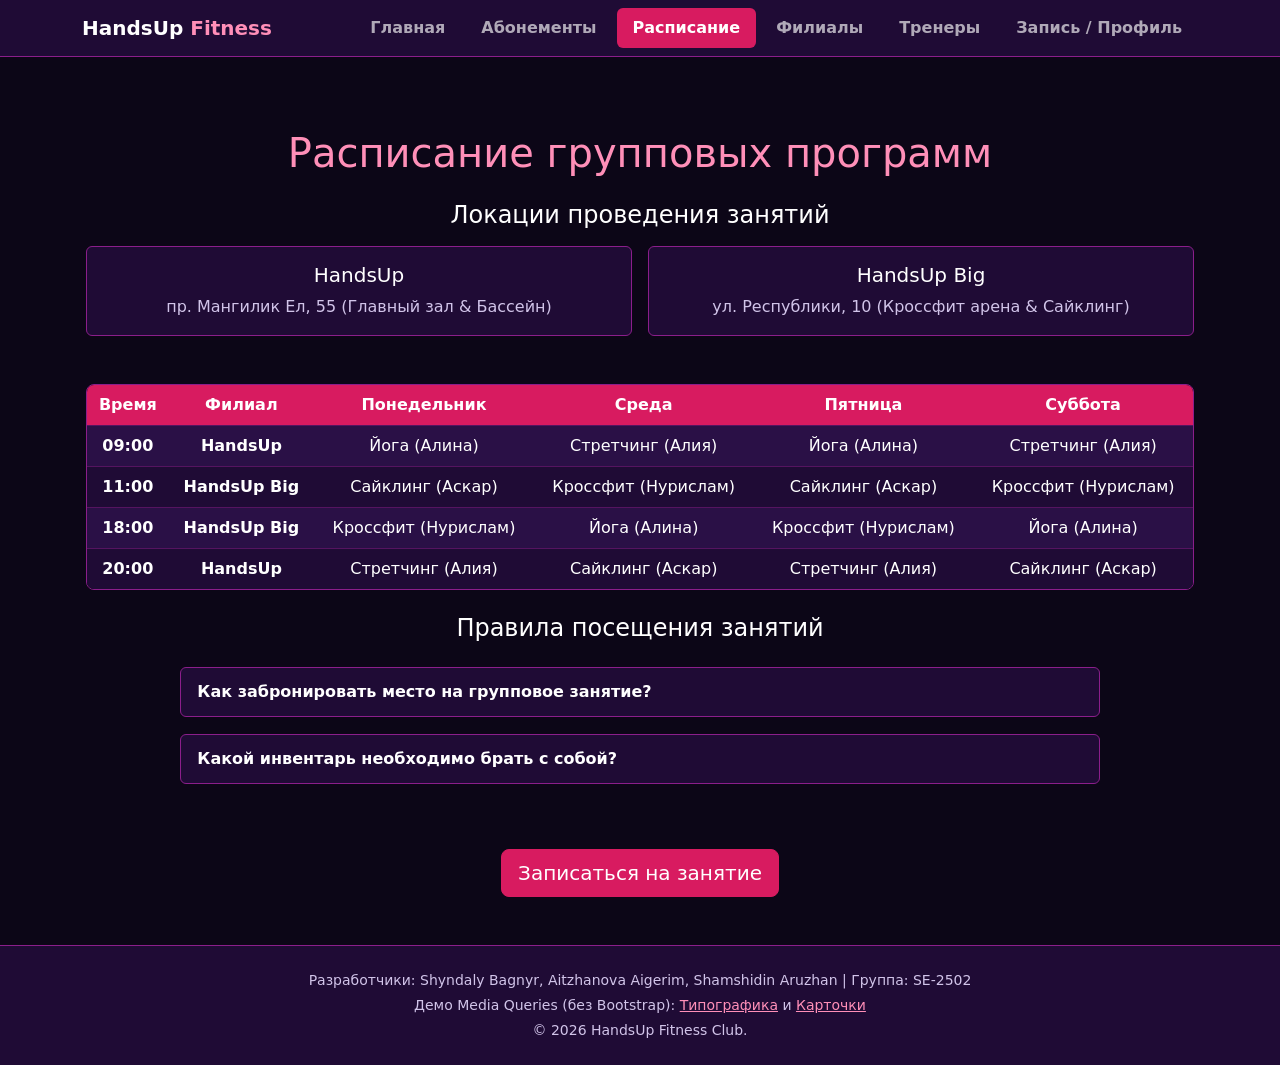
<file: schedule.html>
<!DOCTYPE html>
<html lang="ru" data-bs-theme="dark">
<head>
    <meta charset="UTF-8">
    <meta name="viewport" content="width=device-width, initial-scale=1">
    <title>HandsUp Fitness | Расписание</title>
    <meta name="description" content="HandsUp Fitness Club — абонементы, расписание, филиалы и тренеры. Запись на пробную тренировку онлайн.">
    <link rel="icon" href="data:image/svg+xml,<svg xmlns=%22http://www.w3.org/2000/svg%22 viewBox=%220 0 100 100%22><text y=%22.9em%22 font-size=%2290%22>🏋️</text></svg>">
    <link rel="stylesheet" href="css/bootstrap.min.css">
    <link rel="stylesheet" href="css/style.css">
</head>
<body class="d-flex flex-column min-vh-100">
    <a class="visually-hidden-focusable btn btn-primary position-absolute top-0 start-0 m-2 z-3" href="#content">Перейти к содержимому</a>

    <nav class="navbar navbar-expand-xl bg-dark sticky-top border-bottom" aria-label="Основная навигация">
        <div class="container">
            <a class="navbar-brand fw-bold" href="index.html">HandsUp <span class="text-brand">Fitness</span></a>
            <button class="navbar-toggler" type="button" data-bs-toggle="collapse" data-bs-target="#mainNav"
                    aria-controls="mainNav" aria-expanded="false" aria-label="Открыть меню">
                <span class="navbar-toggler-icon"></span>
            </button>
            <div class="collapse navbar-collapse" id="mainNav">
                <ul class="navbar-nav ms-auto mb-2 mb-xl-0 gap-xl-1">
                    <li class="nav-item"><a class="nav-link rounded px-xl-3 fw-semibold" href="index.html">Главная</a></li>
                    <li class="nav-item"><a class="nav-link rounded px-xl-3 fw-semibold" href="pricing.html">Абонементы</a></li>
                    <li class="nav-item"><a class="nav-link active rounded px-xl-3 fw-semibold" aria-current="page" href="schedule.html">Расписание</a></li>
                    <li class="nav-item"><a class="nav-link rounded px-xl-3 fw-semibold" href="branches.html">Филиалы</a></li>
                    <li class="nav-item"><a class="nav-link rounded px-xl-3 fw-semibold" href="trainers.html">Тренеры</a></li>
                    <li class="nav-item"><a class="nav-link rounded px-xl-3 fw-semibold" href="profile.html">Запись / Профиль</a></li>
                </ul>
            </div>
        </div>
    </nav>

    <main id="content" class="container px-3 py-4 py-lg-5 mt-lg-4">

        <h1 class="text-center text-brand mb-4">Расписание групповых программ</h1>

        <section class="mb-4 mb-lg-5" aria-labelledby="loc-title">
            <h2 id="loc-title" class="h4 text-center mb-3">Локации проведения занятий</h2>
            <div class="row g-3">
                <div class="col-12 col-lg-6">
                    <div class="card h-100 text-center">
                        <div class="card-body">
                            <h3 class="card-title h5">HandsUp</h3>
                            <p class="card-text text-body-secondary mb-0">пр. Мангилик Ел, 55 (Главный зал &amp; Бассейн)</p>
                        </div>
                    </div>
                </div>
                <div class="col-12 col-lg-6">
                    <div class="card h-100 text-center">
                        <div class="card-body">
                            <h3 class="card-title h5">HandsUp Big</h3>
                            <p class="card-text text-body-secondary mb-0">ул. Республики, 10 (Кроссфит арена &amp; Сайклинг)</p>
                        </div>
                    </div>
                </div>
            </div>
        </section>

        <div class="table-responsive border rounded-3 mb-4">
            <table class="table table-dark table-striped table-hover align-middle text-center mb-0">
                <caption class="visually-hidden">Расписание групповых занятий по дням недели</caption>
                <thead>
                    <tr>
                        <th scope="col">Время</th>
                        <th scope="col">Филиал</th>
                        <th scope="col">Понедельник</th>
                        <th scope="col">Среда</th>
                        <th scope="col">Пятница</th>
                        <th scope="col">Суббота</th>
                    </tr>
                </thead>
                <tbody>
                    <tr>
                        <th scope="row">09:00</th>
                        <td><strong>HandsUp</strong></td>
                        <td>Йога (Алина)</td>
                        <td>Стретчинг (Алия)</td>
                        <td>Йога (Алина)</td>
                        <td>Стретчинг (Алия)</td>
                    </tr>
                    <tr>
                        <th scope="row">11:00</th>
                        <td><strong>HandsUp Big</strong></td>
                        <td>Сайклинг (Аскар)</td>
                        <td>Кроссфит (Нурислам)</td>
                        <td>Сайклинг (Аскар)</td>
                        <td>Кроссфит (Нурислам)</td>
                    </tr>
                    <tr>
                        <th scope="row">18:00</th>
                        <td><strong>HandsUp Big</strong></td>
                        <td>Кроссфит (Нурислам)</td>
                        <td>Йога (Алина)</td>
                        <td>Кроссфит (Нурислам)</td>
                        <td>Йога (Алина)</td>
                    </tr>
                    <tr>
                        <th scope="row">20:00</th>
                        <td><strong>HandsUp</strong></td>
                        <td>Стретчинг (Алия)</td>
                        <td>Сайклинг (Аскар)</td>
                        <td>Стретчинг (Алия)</td>
                        <td>Сайклинг (Аскар)</td>
                    </tr>
                </tbody>
            </table>
        </div>

        <!-- TASK 2: Custom JavaScript Accordion for Schedule Rules -->
        <section class="mb-4 mb-lg-5" aria-labelledby="schedule-rules-title">
            <h2 id="schedule-rules-title" class="h4 text-center mb-4">Правила посещения занятий</h2>
            <div class="row justify-content-center">
                <div class="col-lg-10">
                    <div class="mb-3">
                        <div class="custom-accordion-header">Как забронировать место на групповое занятие?</div>
                        <div class="custom-accordion-content text-body-secondary">
                            Вы можете забронировать место онлайн через страницу профиля или позвонить на ресепшн клуба не позднее чем за 2 часа до начала тренировки.
                        </div>
                    </div>
                    <div class="mb-3">
                        <div class="custom-accordion-header">Какой инвентарь необходимо брать с собой?</div>
                        <div class="custom-accordion-content text-body-secondary">
                            Пожалуйста, возьмите удобную спортивную одежду, чистую сменную обувь и личную бутылку с водой. Коврики и специальный инвентарь предоставляются клубом.
                        </div>
                    </div>
                </div>
            </div>
        </section>

        <div class="text-center mt-4">
            <a class="btn btn-primary btn-lg" href="profile.html">Записаться на занятие</a>
        </div>
    </main>

    <footer class="bg-dark border-top mt-auto py-4 text-center text-body-secondary small">
        <div class="container px-sm-2">
            <p class="mb-1">Разработчики: Shyndaly Bagnyr, Aitzhanova Aigerim, Shamshidin Aruzhan | Группа: SE-2502</p>
            <p class="mb-1">Демо Media Queries (без Bootstrap): <a href="media-typography.html">Типографика</a> и <a href="media-cards.html">Карточки</a></p>
            <p class="mb-0">&copy; 2026 HandsUp Fitness Club.</p>
        </div>
    </footer>

    <script src="js/bootstrap.bundle.min.js"></script>
    <script src="js/main.js"></script>
</body>
</html>
</file>
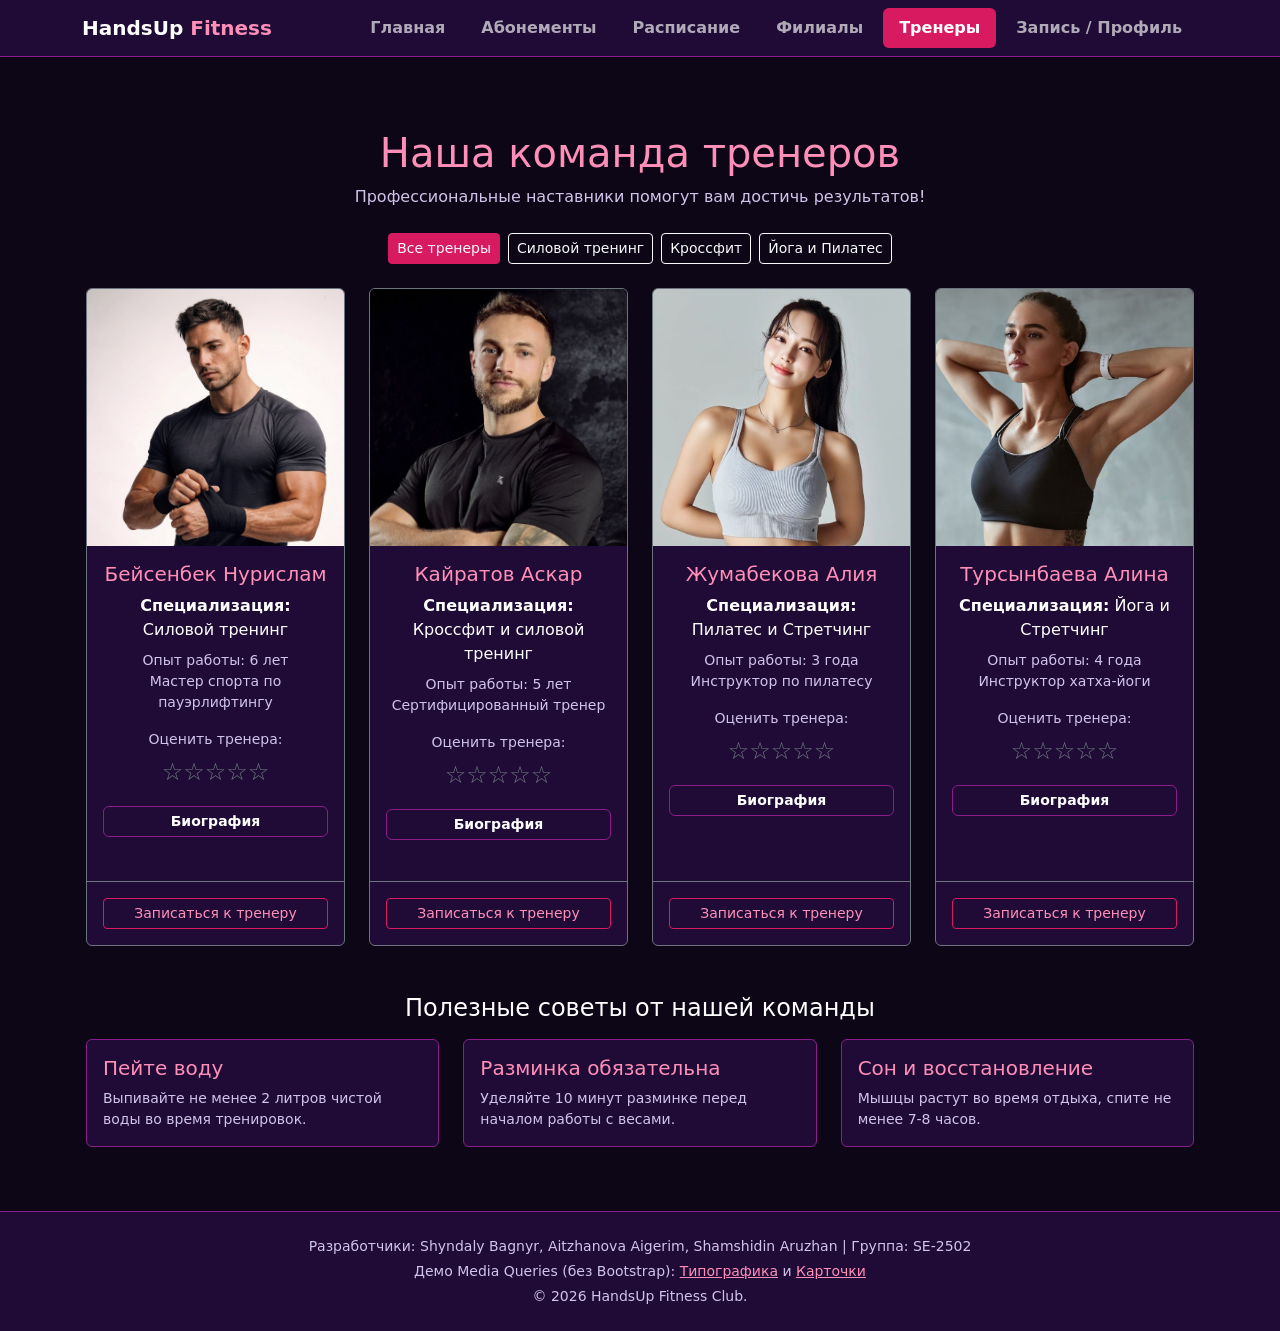
<file: trainers.html>
<!DOCTYPE html>
<html lang="ru" data-bs-theme="dark">
<head>
    <meta charset="UTF-8">
    <meta name="viewport" content="width=device-width, initial-scale=1">
    <title>HandsUp Fitness Club | Тренеры</title>
    <meta name="description" content="HandsUp Fitness Club — абонементы, расписание, филиалы и тренеры. Запись на пробную тренировку онлайн.">
    <link rel="icon" href="data:image/svg+xml,<svg xmlns=%22http://www.w3.org/2000/svg%22 viewBox=%220 0 100 100%22><text y=%22.9em%22 font-size=%2290%22>🏋️</text></svg>">
    <link rel="stylesheet" href="css/bootstrap.min.css">
    <link rel="stylesheet" href="css/style.css">
</head>
<body class="d-flex flex-column min-vh-100">
    <a class="visually-hidden-focusable btn btn-primary position-absolute top-0 start-0 m-2 z-3" href="#content">Перейти к содержимому</a>

    <nav class="navbar navbar-expand-xl bg-dark sticky-top border-bottom" aria-label="Основная навигация">
        <div class="container">
            <a class="navbar-brand fw-bold" href="index.html">HandsUp <span class="text-brand">Fitness</span></a>
            <button class="navbar-toggler" type="button" data-bs-toggle="collapse" data-bs-target="#mainNav"
                    aria-controls="mainNav" aria-expanded="false" aria-label="Открыть меню">
                <span class="navbar-toggler-icon"></span>
            </button>
            <div class="collapse navbar-collapse" id="mainNav">
                <ul class="navbar-nav ms-auto mb-2 mb-xl-0 gap-xl-1">
                    <li class="nav-item"><a class="nav-link rounded px-xl-3 fw-semibold" href="index.html">Главная</a></li>
                    <li class="nav-item"><a class="nav-link rounded px-xl-3 fw-semibold" href="pricing.html">Абонементы</a></li>
                    <li class="nav-item"><a class="nav-link rounded px-xl-3 fw-semibold" href="schedule.html">Расписание</a></li>
                    <li class="nav-item"><a class="nav-link rounded px-xl-3 fw-semibold" href="branches.html">Филиалы</a></li>
                    <li class="nav-item"><a class="nav-link active rounded px-xl-3 fw-semibold" aria-current="page" href="trainers.html">Тренеры</a></li>
                    <li class="nav-item"><a class="nav-link rounded px-xl-3 fw-semibold" href="profile.html">Запись / Профиль</a></li>
                </ul>
            </div>
        </div>
    </nav>

    <main id="content" class="container px-3 py-4 py-lg-5 mt-lg-4">

        <h1 class="text-center text-brand mb-2">Наша команда тренеров</h1>
        <p class="text-center text-body-secondary mb-4">Профессиональные наставники помогут вам достичь результатов!</p>

        <!-- Кнопки фильтрации с использованием Switch Statements в JS -->
        <div class="d-flex justify-content-center gap-2 mb-4 flex-wrap">
            <button class="btn btn-outline-light btn-sm filter-btn active-filter" data-category="all">Все тренеры</button>
            <button class="btn btn-outline-light btn-sm filter-btn" data-category="strength">Силовой тренинг</button>
            <button class="btn btn-outline-light btn-sm filter-btn" data-category="crossfit">Кроссфит</button>
            <button class="btn btn-outline-light btn-sm filter-btn" data-category="yoga">Йога и Пилатес</button>
        </div>

        <div class="row row-cols-1 row-cols-sm-2 row-cols-lg-4 g-4 mb-4" id="trainersContainer">
            <!-- Trainer 1 -->
            <div class="col trainer-card-col" data-category="strength">
                <article class="card h-100 text-center bg-dark border-secondary">
                    <img src="images/trainer-1.jpg" class="card-img-top trainer-photo" alt="Тренер Бейсенбек Нурислам">
                    <div class="card-body">
                        <h2 class="card-title h5 text-brand">Бейсенбек Нурислам</h2>
                        <p class="card-text mb-2"><strong>Специализация:</strong> Силовой тренинг</p>
                        <ul class="list-unstyled text-body-secondary small mb-3">
                            <li>Опыт работы: 6 лет</li>
                            <li>Мастер спорта по пауэрлифтингу</li>
                        </ul>
                        
                        <!-- Интерактивный рейтинг звездочками (DOM & querySelectorAll) -->
                        <div class="mb-3">
                            <span class="small text-body-secondary d-block mb-1">Оценить тренера:</span>
                            <div class="rating-stars" data-trainer="Нурислам Бейсенбек">
                                <span class="star">☆</span><span class="star">☆</span><span class="star">☆</span><span class="star">☆</span><span class="star">☆</span>
                            </div>
                        </div>

                        <div class="mb-2">
                            <div class="custom-accordion-header py-1 px-2 small text-center">Биография</div>
                            <div class="custom-accordion-content small text-body-secondary p-2">
                                Специализируется на наборе массы, увеличении силовых показателей и безопасной технике работы со штангой.
                            </div>
                        </div>
                    </div>
                    <div class="card-footer py-3 bg-transparent border-secondary">
                        <a class="btn btn-outline-primary btn-sm w-100" href="profile.html">Записаться к тренеру</a>
                    </div>
                </article>
            </div>

            <!-- Trainer 2 -->
            <div class="col trainer-card-col" data-category="crossfit">
                <article class="card h-100 text-center bg-dark border-secondary">
                    <img src="images/trainer-3.jpg" class="card-img-top trainer-photo" alt="Тренер Кайратов Аскар">
                    <div class="card-body">
                        <h2 class="card-title h5 text-brand">Кайратов Аскар</h2>
                        <p class="card-text mb-2"><strong>Специализация:</strong> Кроссфит и силовой тренинг</p>
                        <ul class="list-unstyled text-body-secondary small mb-3">
                            <li>Опыт работы: 5 лет</li>
                            <li>Сертифицированный тренер</li>
                        </ul>

                        <div class="mb-3">
                            <span class="small text-body-secondary d-block mb-1">Оценить тренера:</span>
                            <div class="rating-stars" data-trainer="Аскар Кайратов">
                                <span class="star">☆</span><span class="star">☆</span><span class="star">☆</span><span class="star">☆</span><span class="star">☆</span>
                            </div>
                        </div>

                        <div class="mb-2">
                            <div class="custom-accordion-header py-1 px-2 small text-center">Биография</div>
                            <div class="custom-accordion-content small text-body-secondary p-2">
                                Помогает развить выносливость, координацию и взрывную силу через интенсивные функциональные тренировки.
                            </div>
                        </div>
                    </div>
                    <div class="card-footer py-3 bg-transparent border-secondary">
                        <a class="btn btn-outline-primary btn-sm w-100" href="profile.html">Записаться к тренеру</a>
                    </div>
                </article>
            </div>

            <!-- Trainer 3 -->
            <div class="col trainer-card-col" data-category="yoga">
                <article class="card h-100 text-center bg-dark border-secondary">
                    <img src="images/trainer-4.jpg" class="card-img-top trainer-photo" alt="Тренер Жумабекова Алия">
                    <div class="card-body">
                        <h2 class="card-title h5 text-brand">Жумабекова Алия</h2>
                        <p class="card-text mb-2"><strong>Специализация:</strong> Пилатес и Стретчинг</p>
                        <ul class="list-unstyled text-body-secondary small mb-3">
                            <li>Опыт работы: 3 года</li>
                            <li>Инструктор по пилатесу</li>
                        </ul>

                        <div class="mb-3">
                            <span class="small text-body-secondary d-block mb-1">Оценить тренера:</span>
                            <div class="rating-stars" data-trainer="Алия Жумабекова">
                                <span class="star">☆</span><span class="star">☆</span><span class="star">☆</span><span class="star">☆</span><span class="star">☆</span>
                            </div>
                        </div>

                        <div class="mb-2">
                            <div class="custom-accordion-header py-1 px-2 small text-center">Биография</div>
                            <div class="custom-accordion-content small text-body-secondary p-2">
                                Эксперт по укреплению мышечного корсета, улучшению гибкости и снятию напряжения в спине после сидячей работы.
                            </div>
                        </div>
                    </div>
                    <div class="card-footer py-3 bg-transparent border-secondary">
                        <a class="btn btn-outline-primary btn-sm w-100" href="profile.html">Записаться к тренеру</a>
                    </div>
                </article>
            </div>

            <!-- Trainer 4 -->
            <div class="col trainer-card-col" data-category="yoga">
                <article class="card h-100 text-center bg-dark border-secondary">
                    <img src="images/trainer-2.jpg" class="card-img-top trainer-photo" alt="Тренер Турсынбаева Алина">
                    <div class="card-body">
                        <h2 class="card-title h5 text-brand">Турсынбаева Алина</h2>
                        <p class="card-text mb-2"><strong>Специализация:</strong> Йога и Стретчинг</p>
                        <ul class="list-unstyled text-body-secondary small mb-3">
                            <li>Опыт работы: 4 года</li>
                            <li>Инструктор хатха-йоги</li>
                        </ul>

                        <div class="mb-3">
                            <span class="small text-body-secondary d-block mb-1">Оценить тренера:</span>
                            <div class="rating-stars" data-trainer="Алина Турсынбаева">
                                <span class="star">☆</span><span class="star">☆</span><span class="star">☆</span><span class="star">☆</span><span class="star">☆</span>
                            </div>
                        </div>

                        <div class="mb-2">
                            <div class="custom-accordion-header py-1 px-2 small text-center">Биография</div>
                            <div class="custom-accordion-content small text-body-secondary p-2">
                                Практикует осознанный подход к движению, помогает обрести душевное равновесие и гармонию тела через йогу.
                            </div>
                        </div>
                    </div>
                    <div class="card-footer py-3 bg-transparent border-secondary">
                        <a class="btn btn-outline-primary btn-sm w-100" href="profile.html">Записаться к тренеру</a>
                    </div>
                </article>
            </div>
        </div>

        <!-- Демонстрация массивов и методов (Higher-Order Functions / map) -->
        <section class="mt-5">
            <h2 class="h4 text-center mb-3">Полезные советы от нашей команды</h2>
            <div class="row" id="dynamicTipsContainer">
                <!-- Динамически заполняется через JS (массивы + map) -->
            </div>
        </section>

    </main>

    <footer class="bg-dark border-top mt-auto py-4 text-center text-body-secondary small">
        <div class="container px-sm-2">
            <p class="mb-1">Разработчики: Shyndaly Bagnyr, Aitzhanova Aigerim, Shamshidin Aruzhan | Группа: SE-2502</p>
            <p class="mb-1">Демо Media Queries (без Bootstrap): <a href="media-typography.html">Типографика</a> и <a href="media-cards.html">Карточки</a></p>
            <p class="mb-0">&copy; 2026 HandsUp Fitness Club.</p>
        </div>
    </footer>

    <script src="js/bootstrap.bundle.min.js"></script>
    <script src="js/main.js"></script>
</body>
</html>
</file>
<file: css/media.css>
:root {
    --bg: #0c0617;
    --card: #1f0b35;
    --purple: #8b1e8b;
    --pink: #d81b60;
    --pink-text: #ff8fb8;
    --gray: #d1c4e9;
    --gap: 1.25rem;
}
* { box-sizing: border-box; }
body {
    margin: 0;
    font-family: 'Segoe UI', Arial, sans-serif;
    line-height: 1.6;
    background: var(--bg);
    color: #fff;
}
a { color: var(--pink-text); }
a:hover { color: #fff; }

.site-header { background: var(--card); border-bottom: 2px solid var(--purple); padding: 0.75rem 1rem; }
.site-header ul { list-style: none; margin: 0; padding: 0; display: flex; flex-wrap: wrap; gap: 0.5rem 1.25rem; justify-content: center; }
.site-header a { text-decoration: none; font-weight: 600; }

main { max-width: 1100px; margin: 0 auto; padding: 1.5rem 1rem; }
.site-footer { background: var(--card); border-top: 2px solid var(--purple); text-align: center; padding: 1.25rem 1rem; font-size: 0.875rem; color: var(--gray); }
.site-footer p { margin: 0.25rem 0; }

/* Индикатор текущего диапазона — текст меняется media query'ями */
.bp { display: inline-block; background: var(--card); border: 1px solid var(--purple); border-radius: 999px; padding: 0.25rem 0.9rem; font-size: 0.9rem; color: var(--gray); }
.bp::after { content: "Mobile: до 575px"; }
@media (min-width: 576px) { .bp::after { content: "Tablet: 576–991px"; } }
@media (min-width: 992px) { .bp::after { content: "Desktop: от 992px"; } }

/* ---------- Task 1. Responsive Typography ---------- */
/* mobile */
h1 { font-size: 1.75rem; line-height: 1.2; color: var(--pink-text); }
h2 { font-size: 1.25rem; line-height: 1.3; }
.text p, .lead { font-size: 1rem; color: var(--gray); }
.lead { font-size: 1.0625rem; }

/* tablet */
@media (min-width: 576px) {
    h1 { font-size: 2.25rem; }
    h2 { font-size: 1.5rem; }
    .text p { font-size: 1.0625rem; }
    .lead { font-size: 1.25rem; }
}
/* desktop */
@media (min-width: 992px) {
    h1 { font-size: 3rem; }
    h2 { font-size: 1.875rem; }
    .text p { font-size: 1.25rem; }
    .lead { font-size: 1.5rem; }
    .text { max-width: 70ch; }
}

/* ---------- Task 2. Card group ---------- */
.cards { display: flex; flex-wrap: wrap; gap: var(--gap); margin-top: 1.5rem; }
/* mobile: столбиком */
.card-item {
    flex: 0 0 100%;
    background: var(--card);
    border: 1px solid var(--purple);
    border-radius: 12px;
    overflow: hidden;
    text-align: center;
    padding-bottom: 1rem;
}
/* tablet: по два в ряд */
@media (min-width: 576px) {
    .card-item { flex-basis: calc((100% - var(--gap)) / 2); }
}
/* desktop: по три в ряд */
@media (min-width: 992px) {
    .card-item { flex-basis: calc((100% - 2 * var(--gap)) / 3); }
}
.card-item img { width: 100%; height: 240px; object-fit: cover; object-position: center top; display: block; }
.card-item h2 { margin: 1rem 0 0.25rem; font-size: 1.25rem; }
.card-item p { margin: 0.25rem 1rem; color: var(--gray); font-size: 1rem; }
.card-item ul { list-style: none; margin: 0.5rem 0 0; padding: 0 1rem; color: var(--gray); font-size: 0.9rem; }
</file>
<file: css/style.css>
/* HandsUp Fitness — Theme over Bootstrap 5.3 (Colors only, no layout margin/padding overrides) */
html[data-bs-theme="dark"] {
    --bs-body-bg: #0c0617;
    --bs-body-color: #ffffff;
    --bs-secondary-color: #d1c4e9;
    --bs-tertiary-bg: #1f0b35;
    --bs-border-color: #8b1e8b;
    --bs-dark-rgb: 31, 11, 53;
    --bs-link-color: #ff8fb8;
    --bs-link-hover-color: #ffffff;
    --bs-link-color-rgb: 255, 143, 184;
    --bs-link-hover-color-rgb: 255, 255, 255;
    --bs-emphasis-color: #ffffff;
}

.text-brand { color: #ff8fb8; }

.hero-gradient { background: linear-gradient(135deg, #1f0b35, #5d0c32); }

/* Buttons styling */
.btn-primary {
    --bs-btn-bg: #d81b60;
    --bs-btn-border-color: #d81b60;
    --bs-btn-hover-bg: #b0144f;
    --bs-btn-hover-border-color: #b0144f;
    --bs-btn-active-bg: #95103f;
    --bs-btn-active-border-color: #95103f;
    --bs-btn-disabled-bg: #d81b60;
    --bs-btn-disabled-border-color: #d81b60;
    --bs-btn-focus-shadow-rgb: 216, 27, 96;
}
.btn-outline-primary {
    --bs-btn-color: #ff8fb8;
    --bs-btn-border-color: #d81b60;
    --bs-btn-hover-bg: #d81b60;
    --bs-btn-hover-border-color: #d81b60;
    --bs-btn-active-bg: #b0144f;
    --bs-btn-active-border-color: #b0144f;
    --bs-btn-disabled-color: #ff8fb8;
    --bs-btn-disabled-border-color: #d81b60;
    --bs-btn-focus-shadow-rgb: 216, 27, 96;
}

/* Navigation bar */
.navbar { --bs-navbar-active-color: #ffffff; }
.navbar .nav-link.active { background-color: #d81b60; }
.navbar .nav-link:hover:not(.active) { background-color: rgba(255, 255, 255, 0.1); color: #ffffff; }

/* Исправление видимости иконки мобильного меню (гамбургера) в темной теме */
.navbar-toggler-icon {
    background-image: url("data:image/svg+xml,%3csvg xmlns='http://www.w3.org/2000/svg' viewBox='0 0 30 30'%3e%3cpath stroke='rgba%28255, 255, 255, 0.85%29' stroke-linecap='round' stroke-miterlimit='10' stroke-width='2' d='M4 7h22M4 15h22M4 23h22'/%3e%3c/svg%3e");
}

/* Cards, tables and lists */
.card {
    --bs-card-bg: #1f0b35;
    --bs-card-cap-bg: rgba(255, 255, 255, 0.04);
    --bs-card-border-color: #8b1e8b;
}
.list-group { --bs-list-group-bg: transparent; --bs-list-group-border-color: rgba(139, 30, 139, 0.4); }
.table-dark {
    --bs-table-bg: #1f0b35;
    --bs-table-border-color: rgba(139, 30, 139, 0.5);
    --bs-table-striped-bg: #2a1046;
    --bs-table-hover-bg: #3a1560;
}
.table-dark thead th { background-color: #d81b60; color: #ffffff; }

/* Images and media aspect ratios */
.trainer-photo { aspect-ratio: 1 / 1; object-fit: cover; object-position: center top; }
.branch-photo { aspect-ratio: 3 / 2; object-fit: cover; }
.carousel-item img { aspect-ratio: 16 / 9; object-fit: cover; object-position: center 30%; }

/* Forms and inputs */
.form-control::placeholder { color: #a996c6; }
.form-control:focus, .form-select:focus {
    border-color: #d81b60;
    box-shadow: 0 0 0 0.25rem rgba(216, 27, 96, 0.3);
}
.form-check-input:checked { background-color: #d81b60; border-color: #d81b60; }
.form-check-input:focus { border-color: #d81b60; box-shadow: 0 0 0 0.25rem rgba(216, 27, 96, 0.3); }

/* Carousel controls and indicators in dark mode */
html[data-bs-theme="dark"] .carousel .carousel-control-prev-icon,
html[data-bs-theme="dark"] .carousel .carousel-control-next-icon {
    filter: drop-shadow(0 0 4px #000);
}
html[data-bs-theme="dark"] .carousel .carousel-indicators [data-bs-target] { background-color: #ffffff; }

/* Popup modal overlay styling for pricing page */
.popup-overlay {
    position: fixed;
    top: 0;
    left: 0;
    width: 100%;
    height: 100%;
    background-color: rgba(0, 0, 0, 0.7);
    display: flex;
    justify-content: center;
    align-items: center;
    z-index: 1050;
}

.popup-content {
    box-shadow: 0 0.5rem 1rem rgba(0, 0, 0, 0.5);
    animation: popupFadeIn 0.3s ease;
}

@keyframes popupFadeIn {
    from { opacity: 0; transform: translateY(-20px); }
    to { opacity: 1; transform: translateY(0); }
}

/* Custom Accordion Styles (Task 2) — Исправлено отображение текста */
.custom-accordion-header {
    cursor: pointer;
    background-color: #1f0b35;
    border: 1px solid #8b1e8b;
    padding: 12px 16px;
    border-radius: 6px;
    font-weight: 600;
    transition: background-color 0.2s ease;
    text-align: left;
    width: 100%;
}

.custom-accordion-header:hover {
    background-color: #2a1046;
}

.custom-accordion-content {
    max-height: 0;
    opacity: 0;
    overflow: hidden;
    transition: max-height 0.35s ease-out, opacity 0.35s ease-out, padding 0.35s ease-out;
    background-color: #160827;
    border-left: 1px solid #8b1e8b;
    border-right: 1px solid #8b1e8b;
    border-bottom: 1px solid #8b1e8b;
    border-radius: 0 0 6px 6px;
    padding: 0 16px;
    text-align: left;
}

.custom-accordion-header.active + .custom-accordion-content {
    padding: 14px 16px; /* Текст полностью виден, отступы сверху и снизу комфортные */
}

/* ---------- Assignment 5 Additions: Rating, Animations & Filters ---------- */
.rating-stars {
    cursor: pointer;
    font-size: 1.5rem;
    color: #6c757d;
    transition: transform 0.2s ease, color 0.2s ease;
}

.rating-stars .star {
    display: inline-block;
    transition: transform 0.2s ease;
}

.rating-stars .star:hover {
    transform: scale(1.3);
}

.rating-stars .star.selected {
    color: #ffc107; /* Желтый цвет выбранной звезды */
}

/* Анимация при наведении на карточки */
.card-item, .card {
    transition: transform 0.3s ease, box-shadow 0.3s ease;
}

.card:hover {
    transform: translateY(-5px);
    box-shadow: 0 10px 20px rgba(139, 30, 139, 0.3);
}

/* Стили для кнопок фильтрации */
.filter-btn.active-filter {
    background-color: var(--pink, #d81b60) !important;
    border-color: var(--pink, #d81b60) !important;
}
</file>
